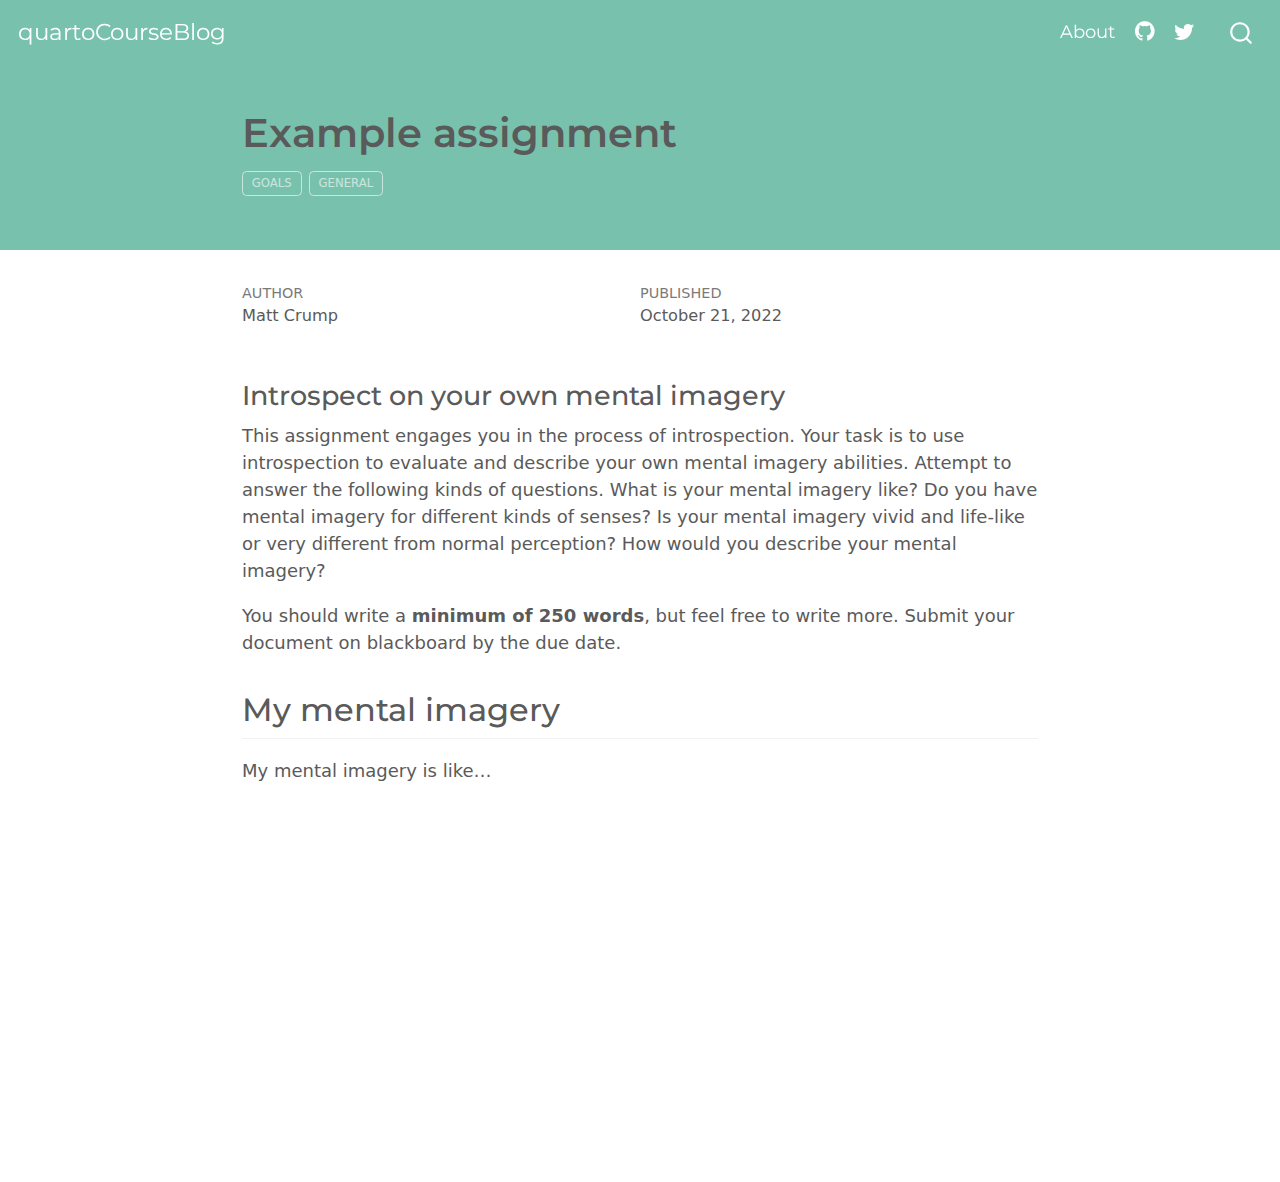
<file: docs/posts/Example_assignment/index.html>
<!DOCTYPE html>
<html xmlns="http://www.w3.org/1999/xhtml" lang="en" xml:lang="en"><head>

<meta charset="utf-8">
<meta name="generator" content="quarto-1.1.179">

<meta name="viewport" content="width=device-width, initial-scale=1.0, user-scalable=yes">

<meta name="author" content="Matt Crump">
<meta name="dcterms.date" content="2022-10-21">

<title>quartoCourseBlog - Example assignment</title>
<style>
code{white-space: pre-wrap;}
span.smallcaps{font-variant: small-caps;}
div.columns{display: flex; gap: min(4vw, 1.5em);}
div.column{flex: auto; overflow-x: auto;}
div.hanging-indent{margin-left: 1.5em; text-indent: -1.5em;}
ul.task-list{list-style: none;}
ul.task-list li input[type="checkbox"] {
  width: 0.8em;
  margin: 0 0.8em 0.2em -1.6em;
  vertical-align: middle;
}
</style>


<script src="../../site_libs/quarto-nav/quarto-nav.js"></script>
<script src="../../site_libs/quarto-nav/headroom.min.js"></script>
<script src="../../site_libs/clipboard/clipboard.min.js"></script>
<script src="../../site_libs/quarto-search/autocomplete.umd.js"></script>
<script src="../../site_libs/quarto-search/fuse.min.js"></script>
<script src="../../site_libs/quarto-search/quarto-search.js"></script>
<meta name="quarto:offset" content="../../">
<script src="../../site_libs/quarto-html/quarto.js"></script>
<script src="../../site_libs/quarto-html/popper.min.js"></script>
<script src="../../site_libs/quarto-html/tippy.umd.min.js"></script>
<script src="../../site_libs/quarto-html/anchor.min.js"></script>
<link href="../../site_libs/quarto-html/tippy.css" rel="stylesheet">
<link href="../../site_libs/quarto-html/quarto-syntax-highlighting.css" rel="stylesheet" id="quarto-text-highlighting-styles">
<script src="../../site_libs/bootstrap/bootstrap.min.js"></script>
<link href="../../site_libs/bootstrap/bootstrap-icons.css" rel="stylesheet">
<link href="../../site_libs/bootstrap/bootstrap.min.css" rel="stylesheet" id="quarto-bootstrap" data-mode="light">
<script id="quarto-search-options" type="application/json">{
  "location": "navbar",
  "copy-button": false,
  "collapse-after": 3,
  "panel-placement": "end",
  "type": "overlay",
  "limit": 20,
  "language": {
    "search-no-results-text": "No results",
    "search-matching-documents-text": "matching documents",
    "search-copy-link-title": "Copy link to search",
    "search-hide-matches-text": "Hide additional matches",
    "search-more-match-text": "more match in this document",
    "search-more-matches-text": "more matches in this document",
    "search-clear-button-title": "Clear",
    "search-detached-cancel-button-title": "Cancel",
    "search-submit-button-title": "Submit"
  }
}</script>


<link rel="stylesheet" href="../../styles.css">
</head>

<body class="nav-fixed fullcontent">

<div id="quarto-search-results"></div>
  <header id="quarto-header" class="headroom fixed-top">
    <nav class="navbar navbar-expand-lg navbar-dark ">
      <div class="navbar-container container-fluid">
      <div class="navbar-brand-container">
    <a class="navbar-brand" href="../../index.html">
    <span class="navbar-title">quartoCourseBlog</span>
    </a>
  </div>
          <button class="navbar-toggler" type="button" data-bs-toggle="collapse" data-bs-target="#navbarCollapse" aria-controls="navbarCollapse" aria-expanded="false" aria-label="Toggle navigation" onclick="if (window.quartoToggleHeadroom) { window.quartoToggleHeadroom(); }">
  <span class="navbar-toggler-icon"></span>
</button>
          <div class="collapse navbar-collapse" id="navbarCollapse">
            <ul class="navbar-nav navbar-nav-scroll ms-auto">
  <li class="nav-item">
    <a class="nav-link" href="../../about.html">About</a>
  </li>  
  <li class="nav-item compact">
    <a class="nav-link" href="https://github.com/CrumpLab/quartoCourseBlog"><i class="bi bi-github" role="img">
</i> 
 </a>
  </li>  
  <li class="nav-item compact">
    <a class="nav-link" href="https://twitter.com/MattCrumpLab"><i class="bi bi-twitter" role="img">
</i> 
 </a>
  </li>  
</ul>
              <div id="quarto-search" class="" title="Search"></div>
          </div> <!-- /navcollapse -->
      </div> <!-- /container-fluid -->
    </nav>
</header>
<!-- content -->
<header id="title-block-header" class="quarto-title-block default page-columns page-full">
  <div class="quarto-title-banner page-columns page-full">
    <div class="quarto-title column-body">
      <h1 class="title">Example assignment</h1>
                                <div class="quarto-categories">
                <div class="quarto-category">goals</div>
                <div class="quarto-category">general</div>
              </div>
                  </div>
  </div>
    
  
  <div class="quarto-title-meta">

      <div>
      <div class="quarto-title-meta-heading">Author</div>
      <div class="quarto-title-meta-contents">
               <p>Matt Crump </p>
            </div>
    </div>
      
      <div>
      <div class="quarto-title-meta-heading">Published</div>
      <div class="quarto-title-meta-contents">
        <p class="date">October 21, 2022</p>
      </div>
    </div>
      
    </div>
    
  
  </header><div id="quarto-content" class="quarto-container page-columns page-rows-contents page-layout-article page-navbar">
<!-- sidebar -->
<!-- margin-sidebar -->
    
<!-- main -->
<main class="content quarto-banner-title-block" id="quarto-document-content">




<section id="introspect-on-your-own-mental-imagery" class="level3">
<h3 class="anchored" data-anchor-id="introspect-on-your-own-mental-imagery">Introspect on your own mental imagery</h3>
<p>This assignment engages you in the process of introspection. Your task is to use introspection to evaluate and describe your own mental imagery abilities. Attempt to answer the following kinds of questions. What is your mental imagery like? Do you have mental imagery for different kinds of senses? Is your mental imagery vivid and life-like or very different from normal perception? How would you describe your mental imagery?</p>
<p>You should write a&nbsp;<strong>minimum of 250 words</strong>, but feel free to write more. Submit your document on blackboard by the due date.</p>
</section>
<section id="my-mental-imagery" class="level2">
<h2 class="anchored" data-anchor-id="my-mental-imagery">My mental imagery</h2>
<p>My mental imagery is like…</p>


</section>

</main> <!-- /main -->
<script id="quarto-html-after-body" type="application/javascript">
window.document.addEventListener("DOMContentLoaded", function (event) {
  const toggleBodyColorMode = (bsSheetEl) => {
    const mode = bsSheetEl.getAttribute("data-mode");
    const bodyEl = window.document.querySelector("body");
    if (mode === "dark") {
      bodyEl.classList.add("quarto-dark");
      bodyEl.classList.remove("quarto-light");
    } else {
      bodyEl.classList.add("quarto-light");
      bodyEl.classList.remove("quarto-dark");
    }
  }
  const toggleBodyColorPrimary = () => {
    const bsSheetEl = window.document.querySelector("link#quarto-bootstrap");
    if (bsSheetEl) {
      toggleBodyColorMode(bsSheetEl);
    }
  }
  toggleBodyColorPrimary();  
  const icon = "";
  const anchorJS = new window.AnchorJS();
  anchorJS.options = {
    placement: 'right',
    icon: icon
  };
  anchorJS.add('.anchored');
  const clipboard = new window.ClipboardJS('.code-copy-button', {
    target: function(trigger) {
      return trigger.previousElementSibling;
    }
  });
  clipboard.on('success', function(e) {
    // button target
    const button = e.trigger;
    // don't keep focus
    button.blur();
    // flash "checked"
    button.classList.add('code-copy-button-checked');
    var currentTitle = button.getAttribute("title");
    button.setAttribute("title", "Copied!");
    setTimeout(function() {
      button.setAttribute("title", currentTitle);
      button.classList.remove('code-copy-button-checked');
    }, 1000);
    // clear code selection
    e.clearSelection();
  });
  function tippyHover(el, contentFn) {
    const config = {
      allowHTML: true,
      content: contentFn,
      maxWidth: 500,
      delay: 100,
      arrow: false,
      appendTo: function(el) {
          return el.parentElement;
      },
      interactive: true,
      interactiveBorder: 10,
      theme: 'quarto',
      placement: 'bottom-start'
    };
    window.tippy(el, config); 
  }
  const noterefs = window.document.querySelectorAll('a[role="doc-noteref"]');
  for (var i=0; i<noterefs.length; i++) {
    const ref = noterefs[i];
    tippyHover(ref, function() {
      // use id or data attribute instead here
      let href = ref.getAttribute('data-footnote-href') || ref.getAttribute('href');
      try { href = new URL(href).hash; } catch {}
      const id = href.replace(/^#\/?/, "");
      const note = window.document.getElementById(id);
      return note.innerHTML;
    });
  }
  var bibliorefs = window.document.querySelectorAll('a[role="doc-biblioref"]');
  for (var i=0; i<bibliorefs.length; i++) {
    const ref = bibliorefs[i];
    const cites = ref.parentNode.getAttribute('data-cites').split(' ');
    tippyHover(ref, function() {
      var popup = window.document.createElement('div');
      cites.forEach(function(cite) {
        var citeDiv = window.document.createElement('div');
        citeDiv.classList.add('hanging-indent');
        citeDiv.classList.add('csl-entry');
        var biblioDiv = window.document.getElementById('ref-' + cite);
        if (biblioDiv) {
          citeDiv.innerHTML = biblioDiv.innerHTML;
        }
        popup.appendChild(citeDiv);
      });
      return popup.innerHTML;
    });
  }
});
</script>
</div> <!-- /content -->



</body></html>
</file>
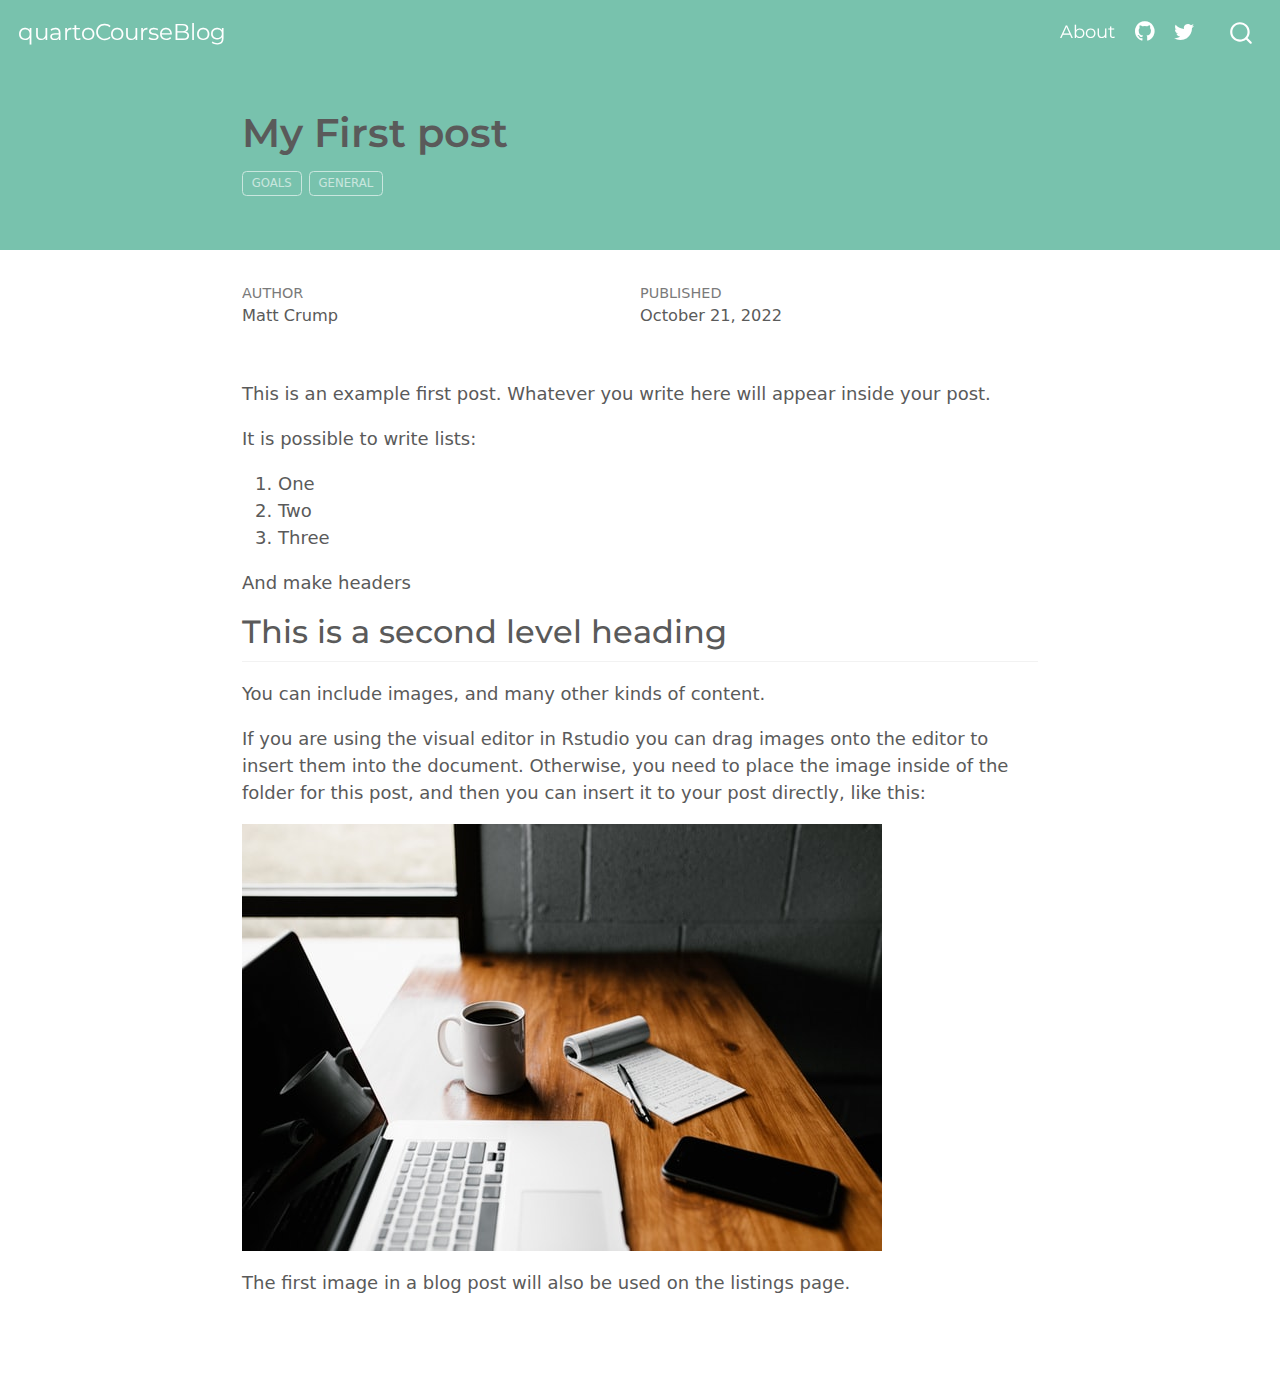
<file: docs/posts/my_first_post/index.html>
<!DOCTYPE html>
<html xmlns="http://www.w3.org/1999/xhtml" lang="en" xml:lang="en"><head>

<meta charset="utf-8">
<meta name="generator" content="quarto-1.1.179">

<meta name="viewport" content="width=device-width, initial-scale=1.0, user-scalable=yes">

<meta name="author" content="Matt Crump">
<meta name="dcterms.date" content="2022-10-21">

<title>quartoCourseBlog - My First post</title>
<style>
code{white-space: pre-wrap;}
span.smallcaps{font-variant: small-caps;}
div.columns{display: flex; gap: min(4vw, 1.5em);}
div.column{flex: auto; overflow-x: auto;}
div.hanging-indent{margin-left: 1.5em; text-indent: -1.5em;}
ul.task-list{list-style: none;}
ul.task-list li input[type="checkbox"] {
  width: 0.8em;
  margin: 0 0.8em 0.2em -1.6em;
  vertical-align: middle;
}
</style>


<script src="../../site_libs/quarto-nav/quarto-nav.js"></script>
<script src="../../site_libs/quarto-nav/headroom.min.js"></script>
<script src="../../site_libs/clipboard/clipboard.min.js"></script>
<script src="../../site_libs/quarto-search/autocomplete.umd.js"></script>
<script src="../../site_libs/quarto-search/fuse.min.js"></script>
<script src="../../site_libs/quarto-search/quarto-search.js"></script>
<meta name="quarto:offset" content="../../">
<script src="../../site_libs/quarto-html/quarto.js"></script>
<script src="../../site_libs/quarto-html/popper.min.js"></script>
<script src="../../site_libs/quarto-html/tippy.umd.min.js"></script>
<script src="../../site_libs/quarto-html/anchor.min.js"></script>
<link href="../../site_libs/quarto-html/tippy.css" rel="stylesheet">
<link href="../../site_libs/quarto-html/quarto-syntax-highlighting.css" rel="stylesheet" id="quarto-text-highlighting-styles">
<script src="../../site_libs/bootstrap/bootstrap.min.js"></script>
<link href="../../site_libs/bootstrap/bootstrap-icons.css" rel="stylesheet">
<link href="../../site_libs/bootstrap/bootstrap.min.css" rel="stylesheet" id="quarto-bootstrap" data-mode="light">
<script id="quarto-search-options" type="application/json">{
  "location": "navbar",
  "copy-button": false,
  "collapse-after": 3,
  "panel-placement": "end",
  "type": "overlay",
  "limit": 20,
  "language": {
    "search-no-results-text": "No results",
    "search-matching-documents-text": "matching documents",
    "search-copy-link-title": "Copy link to search",
    "search-hide-matches-text": "Hide additional matches",
    "search-more-match-text": "more match in this document",
    "search-more-matches-text": "more matches in this document",
    "search-clear-button-title": "Clear",
    "search-detached-cancel-button-title": "Cancel",
    "search-submit-button-title": "Submit"
  }
}</script>


<link rel="stylesheet" href="../../styles.css">
</head>

<body class="nav-fixed fullcontent">

<div id="quarto-search-results"></div>
  <header id="quarto-header" class="headroom fixed-top">
    <nav class="navbar navbar-expand-lg navbar-dark ">
      <div class="navbar-container container-fluid">
      <div class="navbar-brand-container">
    <a class="navbar-brand" href="../../index.html">
    <span class="navbar-title">quartoCourseBlog</span>
    </a>
  </div>
          <button class="navbar-toggler" type="button" data-bs-toggle="collapse" data-bs-target="#navbarCollapse" aria-controls="navbarCollapse" aria-expanded="false" aria-label="Toggle navigation" onclick="if (window.quartoToggleHeadroom) { window.quartoToggleHeadroom(); }">
  <span class="navbar-toggler-icon"></span>
</button>
          <div class="collapse navbar-collapse" id="navbarCollapse">
            <ul class="navbar-nav navbar-nav-scroll ms-auto">
  <li class="nav-item">
    <a class="nav-link" href="../../about.html">About</a>
  </li>  
  <li class="nav-item compact">
    <a class="nav-link" href="https://github.com/CrumpLab/quartoCourseBlog"><i class="bi bi-github" role="img">
</i> 
 </a>
  </li>  
  <li class="nav-item compact">
    <a class="nav-link" href="https://twitter.com/MattCrumpLab"><i class="bi bi-twitter" role="img">
</i> 
 </a>
  </li>  
</ul>
              <div id="quarto-search" class="" title="Search"></div>
          </div> <!-- /navcollapse -->
      </div> <!-- /container-fluid -->
    </nav>
</header>
<!-- content -->
<header id="title-block-header" class="quarto-title-block default page-columns page-full">
  <div class="quarto-title-banner page-columns page-full">
    <div class="quarto-title column-body">
      <h1 class="title">My First post</h1>
                                <div class="quarto-categories">
                <div class="quarto-category">goals</div>
                <div class="quarto-category">general</div>
              </div>
                  </div>
  </div>
    
  
  <div class="quarto-title-meta">

      <div>
      <div class="quarto-title-meta-heading">Author</div>
      <div class="quarto-title-meta-contents">
               <p>Matt Crump </p>
            </div>
    </div>
      
      <div>
      <div class="quarto-title-meta-heading">Published</div>
      <div class="quarto-title-meta-contents">
        <p class="date">October 21, 2022</p>
      </div>
    </div>
      
    </div>
    
  
  </header><div id="quarto-content" class="quarto-container page-columns page-rows-contents page-layout-article page-navbar">
<!-- sidebar -->
<!-- margin-sidebar -->
    
<!-- main -->
<main class="content quarto-banner-title-block" id="quarto-document-content">




<p>This is an example first post. Whatever you write here will appear inside your post.</p>
<p>It is possible to write lists:</p>
<ol type="1">
<li>One</li>
<li>Two</li>
<li>Three</li>
</ol>
<p>And make headers</p>
<section id="this-is-a-second-level-heading" class="level2">
<h2 class="anchored" data-anchor-id="this-is-a-second-level-heading">This is a second level heading</h2>
<p>You can include images, and many other kinds of content.</p>
<p>If you are using the visual editor in Rstudio you can drag images onto the editor to insert them into the document. Otherwise, you need to place the image inside of the folder for this post, and then you can insert it to your post directly, like this:</p>
<p><img src="thumbnail.jpg" class="img-fluid"></p>
<p>The first image in a blog post will also be used on the listings page.</p>


</section>

</main> <!-- /main -->
<script id="quarto-html-after-body" type="application/javascript">
window.document.addEventListener("DOMContentLoaded", function (event) {
  const toggleBodyColorMode = (bsSheetEl) => {
    const mode = bsSheetEl.getAttribute("data-mode");
    const bodyEl = window.document.querySelector("body");
    if (mode === "dark") {
      bodyEl.classList.add("quarto-dark");
      bodyEl.classList.remove("quarto-light");
    } else {
      bodyEl.classList.add("quarto-light");
      bodyEl.classList.remove("quarto-dark");
    }
  }
  const toggleBodyColorPrimary = () => {
    const bsSheetEl = window.document.querySelector("link#quarto-bootstrap");
    if (bsSheetEl) {
      toggleBodyColorMode(bsSheetEl);
    }
  }
  toggleBodyColorPrimary();  
  const icon = "";
  const anchorJS = new window.AnchorJS();
  anchorJS.options = {
    placement: 'right',
    icon: icon
  };
  anchorJS.add('.anchored');
  const clipboard = new window.ClipboardJS('.code-copy-button', {
    target: function(trigger) {
      return trigger.previousElementSibling;
    }
  });
  clipboard.on('success', function(e) {
    // button target
    const button = e.trigger;
    // don't keep focus
    button.blur();
    // flash "checked"
    button.classList.add('code-copy-button-checked');
    var currentTitle = button.getAttribute("title");
    button.setAttribute("title", "Copied!");
    setTimeout(function() {
      button.setAttribute("title", currentTitle);
      button.classList.remove('code-copy-button-checked');
    }, 1000);
    // clear code selection
    e.clearSelection();
  });
  function tippyHover(el, contentFn) {
    const config = {
      allowHTML: true,
      content: contentFn,
      maxWidth: 500,
      delay: 100,
      arrow: false,
      appendTo: function(el) {
          return el.parentElement;
      },
      interactive: true,
      interactiveBorder: 10,
      theme: 'quarto',
      placement: 'bottom-start'
    };
    window.tippy(el, config); 
  }
  const noterefs = window.document.querySelectorAll('a[role="doc-noteref"]');
  for (var i=0; i<noterefs.length; i++) {
    const ref = noterefs[i];
    tippyHover(ref, function() {
      // use id or data attribute instead here
      let href = ref.getAttribute('data-footnote-href') || ref.getAttribute('href');
      try { href = new URL(href).hash; } catch {}
      const id = href.replace(/^#\/?/, "");
      const note = window.document.getElementById(id);
      return note.innerHTML;
    });
  }
  var bibliorefs = window.document.querySelectorAll('a[role="doc-biblioref"]');
  for (var i=0; i<bibliorefs.length; i++) {
    const ref = bibliorefs[i];
    const cites = ref.parentNode.getAttribute('data-cites').split(' ');
    tippyHover(ref, function() {
      var popup = window.document.createElement('div');
      cites.forEach(function(cite) {
        var citeDiv = window.document.createElement('div');
        citeDiv.classList.add('hanging-indent');
        citeDiv.classList.add('csl-entry');
        var biblioDiv = window.document.getElementById('ref-' + cite);
        if (biblioDiv) {
          citeDiv.innerHTML = biblioDiv.innerHTML;
        }
        popup.appendChild(citeDiv);
      });
      return popup.innerHTML;
    });
  }
});
</script>
</div> <!-- /content -->



</body></html>
</file>
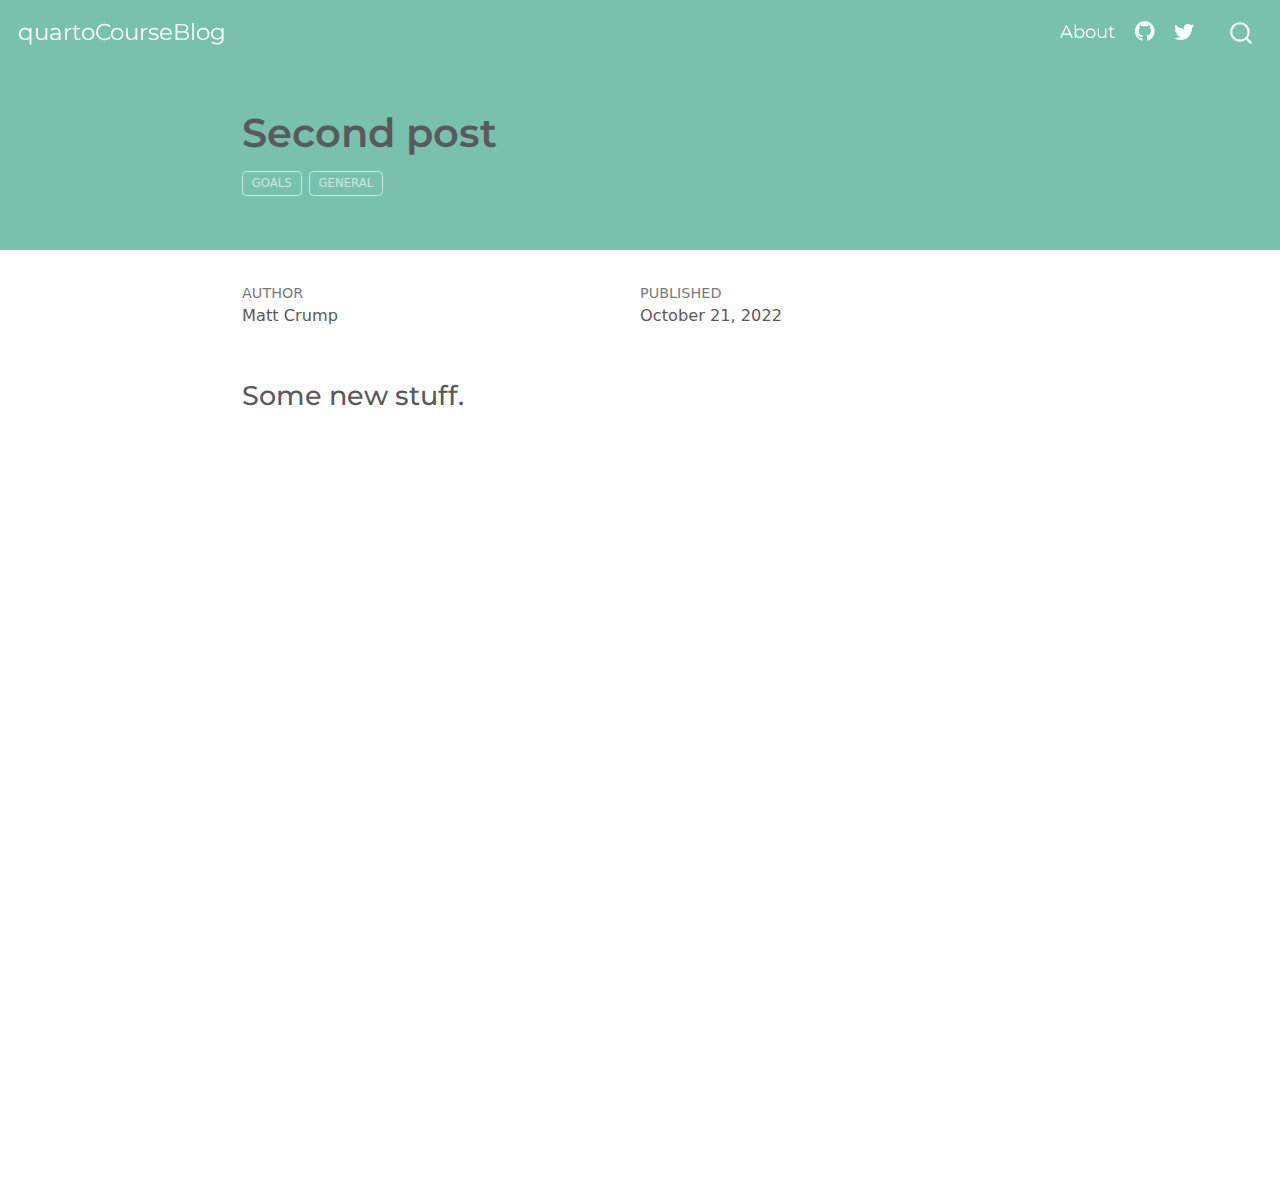
<file: docs/posts/second_post/index.html>
<!DOCTYPE html>
<html xmlns="http://www.w3.org/1999/xhtml" lang="en" xml:lang="en"><head>

<meta charset="utf-8">
<meta name="generator" content="quarto-1.1.179">

<meta name="viewport" content="width=device-width, initial-scale=1.0, user-scalable=yes">

<meta name="author" content="Matt Crump">
<meta name="dcterms.date" content="2022-10-21">

<title>quartoCourseBlog - Second post</title>
<style>
code{white-space: pre-wrap;}
span.smallcaps{font-variant: small-caps;}
div.columns{display: flex; gap: min(4vw, 1.5em);}
div.column{flex: auto; overflow-x: auto;}
div.hanging-indent{margin-left: 1.5em; text-indent: -1.5em;}
ul.task-list{list-style: none;}
ul.task-list li input[type="checkbox"] {
  width: 0.8em;
  margin: 0 0.8em 0.2em -1.6em;
  vertical-align: middle;
}
</style>


<script src="../../site_libs/quarto-nav/quarto-nav.js"></script>
<script src="../../site_libs/quarto-nav/headroom.min.js"></script>
<script src="../../site_libs/clipboard/clipboard.min.js"></script>
<script src="../../site_libs/quarto-search/autocomplete.umd.js"></script>
<script src="../../site_libs/quarto-search/fuse.min.js"></script>
<script src="../../site_libs/quarto-search/quarto-search.js"></script>
<meta name="quarto:offset" content="../../">
<script src="../../site_libs/quarto-html/quarto.js"></script>
<script src="../../site_libs/quarto-html/popper.min.js"></script>
<script src="../../site_libs/quarto-html/tippy.umd.min.js"></script>
<script src="../../site_libs/quarto-html/anchor.min.js"></script>
<link href="../../site_libs/quarto-html/tippy.css" rel="stylesheet">
<link href="../../site_libs/quarto-html/quarto-syntax-highlighting.css" rel="stylesheet" id="quarto-text-highlighting-styles">
<script src="../../site_libs/bootstrap/bootstrap.min.js"></script>
<link href="../../site_libs/bootstrap/bootstrap-icons.css" rel="stylesheet">
<link href="../../site_libs/bootstrap/bootstrap.min.css" rel="stylesheet" id="quarto-bootstrap" data-mode="light">
<script id="quarto-search-options" type="application/json">{
  "location": "navbar",
  "copy-button": false,
  "collapse-after": 3,
  "panel-placement": "end",
  "type": "overlay",
  "limit": 20,
  "language": {
    "search-no-results-text": "No results",
    "search-matching-documents-text": "matching documents",
    "search-copy-link-title": "Copy link to search",
    "search-hide-matches-text": "Hide additional matches",
    "search-more-match-text": "more match in this document",
    "search-more-matches-text": "more matches in this document",
    "search-clear-button-title": "Clear",
    "search-detached-cancel-button-title": "Cancel",
    "search-submit-button-title": "Submit"
  }
}</script>


<link rel="stylesheet" href="../../styles.css">
</head>

<body class="nav-fixed fullcontent">

<div id="quarto-search-results"></div>
  <header id="quarto-header" class="headroom fixed-top">
    <nav class="navbar navbar-expand-lg navbar-dark ">
      <div class="navbar-container container-fluid">
      <div class="navbar-brand-container">
    <a class="navbar-brand" href="../../index.html">
    <span class="navbar-title">quartoCourseBlog</span>
    </a>
  </div>
          <button class="navbar-toggler" type="button" data-bs-toggle="collapse" data-bs-target="#navbarCollapse" aria-controls="navbarCollapse" aria-expanded="false" aria-label="Toggle navigation" onclick="if (window.quartoToggleHeadroom) { window.quartoToggleHeadroom(); }">
  <span class="navbar-toggler-icon"></span>
</button>
          <div class="collapse navbar-collapse" id="navbarCollapse">
            <ul class="navbar-nav navbar-nav-scroll ms-auto">
  <li class="nav-item">
    <a class="nav-link" href="../../about.html">About</a>
  </li>  
  <li class="nav-item compact">
    <a class="nav-link" href="https://github.com/CrumpLab/quartoCourseBlog"><i class="bi bi-github" role="img">
</i> 
 </a>
  </li>  
  <li class="nav-item compact">
    <a class="nav-link" href="https://twitter.com/MattCrumpLab"><i class="bi bi-twitter" role="img">
</i> 
 </a>
  </li>  
</ul>
              <div id="quarto-search" class="" title="Search"></div>
          </div> <!-- /navcollapse -->
      </div> <!-- /container-fluid -->
    </nav>
</header>
<!-- content -->
<header id="title-block-header" class="quarto-title-block default page-columns page-full">
  <div class="quarto-title-banner page-columns page-full">
    <div class="quarto-title column-body">
      <h1 class="title">Second post</h1>
                                <div class="quarto-categories">
                <div class="quarto-category">goals</div>
                <div class="quarto-category">general</div>
              </div>
                  </div>
  </div>
    
  
  <div class="quarto-title-meta">

      <div>
      <div class="quarto-title-meta-heading">Author</div>
      <div class="quarto-title-meta-contents">
               <p>Matt Crump </p>
            </div>
    </div>
      
      <div>
      <div class="quarto-title-meta-heading">Published</div>
      <div class="quarto-title-meta-contents">
        <p class="date">October 21, 2022</p>
      </div>
    </div>
      
    </div>
    
  
  </header><div id="quarto-content" class="quarto-container page-columns page-rows-contents page-layout-article page-navbar">
<!-- sidebar -->
<!-- margin-sidebar -->
    
<!-- main -->
<main class="content quarto-banner-title-block" id="quarto-document-content">




<section id="some-new-stuff." class="level3">
<h3 class="anchored" data-anchor-id="some-new-stuff.">Some new stuff.</h3>


</section>

</main> <!-- /main -->
<script id="quarto-html-after-body" type="application/javascript">
window.document.addEventListener("DOMContentLoaded", function (event) {
  const toggleBodyColorMode = (bsSheetEl) => {
    const mode = bsSheetEl.getAttribute("data-mode");
    const bodyEl = window.document.querySelector("body");
    if (mode === "dark") {
      bodyEl.classList.add("quarto-dark");
      bodyEl.classList.remove("quarto-light");
    } else {
      bodyEl.classList.add("quarto-light");
      bodyEl.classList.remove("quarto-dark");
    }
  }
  const toggleBodyColorPrimary = () => {
    const bsSheetEl = window.document.querySelector("link#quarto-bootstrap");
    if (bsSheetEl) {
      toggleBodyColorMode(bsSheetEl);
    }
  }
  toggleBodyColorPrimary();  
  const icon = "";
  const anchorJS = new window.AnchorJS();
  anchorJS.options = {
    placement: 'right',
    icon: icon
  };
  anchorJS.add('.anchored');
  const clipboard = new window.ClipboardJS('.code-copy-button', {
    target: function(trigger) {
      return trigger.previousElementSibling;
    }
  });
  clipboard.on('success', function(e) {
    // button target
    const button = e.trigger;
    // don't keep focus
    button.blur();
    // flash "checked"
    button.classList.add('code-copy-button-checked');
    var currentTitle = button.getAttribute("title");
    button.setAttribute("title", "Copied!");
    setTimeout(function() {
      button.setAttribute("title", currentTitle);
      button.classList.remove('code-copy-button-checked');
    }, 1000);
    // clear code selection
    e.clearSelection();
  });
  function tippyHover(el, contentFn) {
    const config = {
      allowHTML: true,
      content: contentFn,
      maxWidth: 500,
      delay: 100,
      arrow: false,
      appendTo: function(el) {
          return el.parentElement;
      },
      interactive: true,
      interactiveBorder: 10,
      theme: 'quarto',
      placement: 'bottom-start'
    };
    window.tippy(el, config); 
  }
  const noterefs = window.document.querySelectorAll('a[role="doc-noteref"]');
  for (var i=0; i<noterefs.length; i++) {
    const ref = noterefs[i];
    tippyHover(ref, function() {
      // use id or data attribute instead here
      let href = ref.getAttribute('data-footnote-href') || ref.getAttribute('href');
      try { href = new URL(href).hash; } catch {}
      const id = href.replace(/^#\/?/, "");
      const note = window.document.getElementById(id);
      return note.innerHTML;
    });
  }
  var bibliorefs = window.document.querySelectorAll('a[role="doc-biblioref"]');
  for (var i=0; i<bibliorefs.length; i++) {
    const ref = bibliorefs[i];
    const cites = ref.parentNode.getAttribute('data-cites').split(' ');
    tippyHover(ref, function() {
      var popup = window.document.createElement('div');
      cites.forEach(function(cite) {
        var citeDiv = window.document.createElement('div');
        citeDiv.classList.add('hanging-indent');
        citeDiv.classList.add('csl-entry');
        var biblioDiv = window.document.getElementById('ref-' + cite);
        if (biblioDiv) {
          citeDiv.innerHTML = biblioDiv.innerHTML;
        }
        popup.appendChild(citeDiv);
      });
      return popup.innerHTML;
    });
  }
});
</script>
</div> <!-- /content -->



</body></html>
</file>
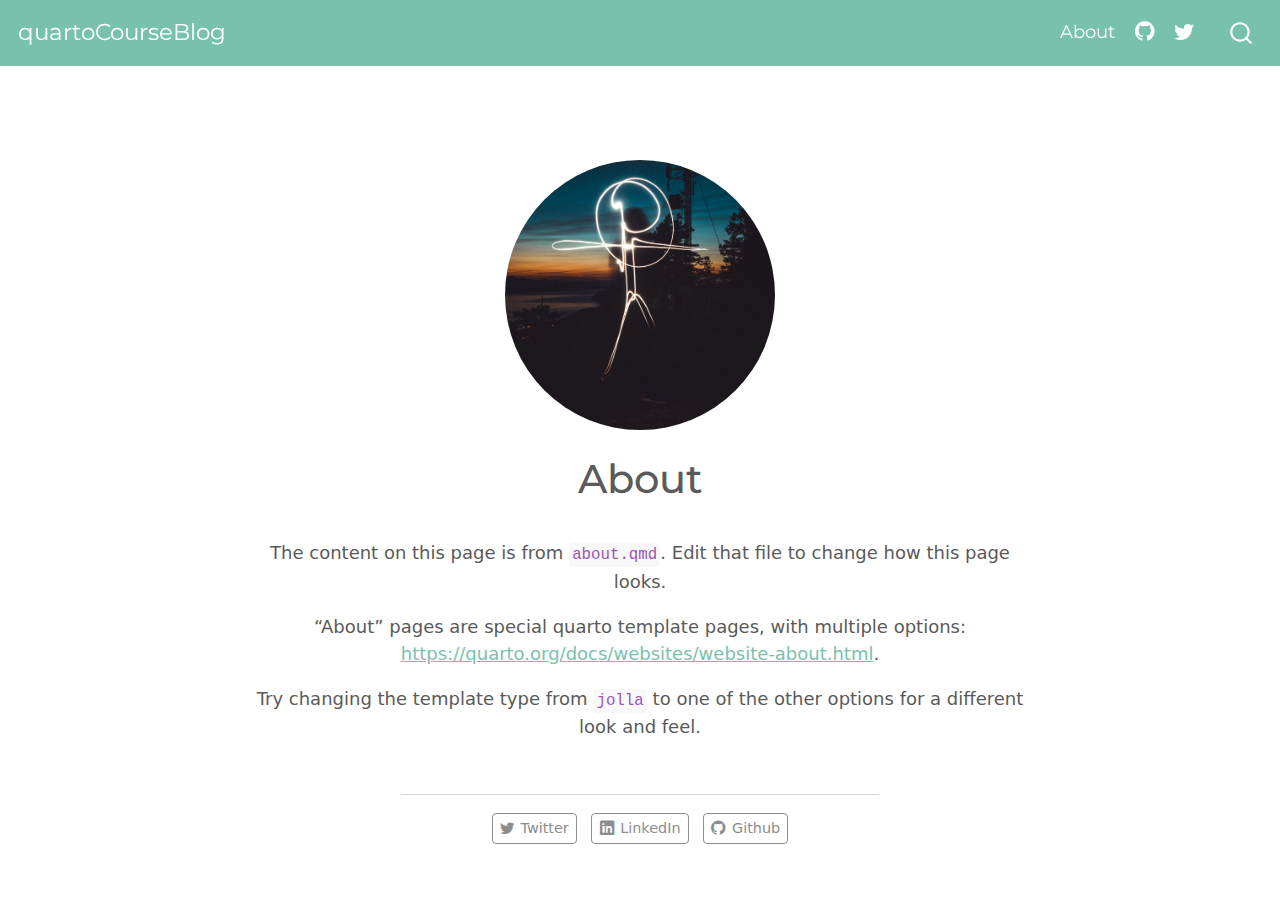
<file: docs/about.html>
<!DOCTYPE html>
<html xmlns="http://www.w3.org/1999/xhtml" lang="en" xml:lang="en"><head>

<meta charset="utf-8">
<meta name="generator" content="quarto-1.1.179">

<meta name="viewport" content="width=device-width, initial-scale=1.0, user-scalable=yes">


<title>quartoCourseBlog - About</title>
<style>
code{white-space: pre-wrap;}
span.smallcaps{font-variant: small-caps;}
div.columns{display: flex; gap: min(4vw, 1.5em);}
div.column{flex: auto; overflow-x: auto;}
div.hanging-indent{margin-left: 1.5em; text-indent: -1.5em;}
ul.task-list{list-style: none;}
ul.task-list li input[type="checkbox"] {
  width: 0.8em;
  margin: 0 0.8em 0.2em -1.6em;
  vertical-align: middle;
}
</style>


<script src="site_libs/quarto-nav/quarto-nav.js"></script>
<script src="site_libs/quarto-nav/headroom.min.js"></script>
<script src="site_libs/clipboard/clipboard.min.js"></script>
<script src="site_libs/quarto-search/autocomplete.umd.js"></script>
<script src="site_libs/quarto-search/fuse.min.js"></script>
<script src="site_libs/quarto-search/quarto-search.js"></script>
<meta name="quarto:offset" content="./">
<script src="site_libs/quarto-html/quarto.js"></script>
<script src="site_libs/quarto-html/popper.min.js"></script>
<script src="site_libs/quarto-html/tippy.umd.min.js"></script>
<link href="site_libs/quarto-html/tippy.css" rel="stylesheet">
<link href="site_libs/quarto-html/quarto-syntax-highlighting.css" rel="stylesheet" id="quarto-text-highlighting-styles">
<script src="site_libs/bootstrap/bootstrap.min.js"></script>
<link href="site_libs/bootstrap/bootstrap-icons.css" rel="stylesheet">
<link href="site_libs/bootstrap/bootstrap.min.css" rel="stylesheet" id="quarto-bootstrap" data-mode="light">
<script id="quarto-search-options" type="application/json">{
  "location": "navbar",
  "copy-button": false,
  "collapse-after": 3,
  "panel-placement": "end",
  "type": "overlay",
  "limit": 20,
  "language": {
    "search-no-results-text": "No results",
    "search-matching-documents-text": "matching documents",
    "search-copy-link-title": "Copy link to search",
    "search-hide-matches-text": "Hide additional matches",
    "search-more-match-text": "more match in this document",
    "search-more-matches-text": "more matches in this document",
    "search-clear-button-title": "Clear",
    "search-detached-cancel-button-title": "Cancel",
    "search-submit-button-title": "Submit"
  }
}</script>


<link rel="stylesheet" href="styles.css">
</head>

<body class="nav-fixed fullcontent">

<div id="quarto-search-results"></div>
  <header id="quarto-header" class="headroom fixed-top">
    <nav class="navbar navbar-expand-lg navbar-dark ">
      <div class="navbar-container container-fluid">
      <div class="navbar-brand-container">
    <a class="navbar-brand" href="./index.html">
    <span class="navbar-title">quartoCourseBlog</span>
    </a>
  </div>
          <button class="navbar-toggler" type="button" data-bs-toggle="collapse" data-bs-target="#navbarCollapse" aria-controls="navbarCollapse" aria-expanded="false" aria-label="Toggle navigation" onclick="if (window.quartoToggleHeadroom) { window.quartoToggleHeadroom(); }">
  <span class="navbar-toggler-icon"></span>
</button>
          <div class="collapse navbar-collapse" id="navbarCollapse">
            <ul class="navbar-nav navbar-nav-scroll ms-auto">
  <li class="nav-item">
    <a class="nav-link active" href="./about.html" aria-current="page">About</a>
  </li>  
  <li class="nav-item compact">
    <a class="nav-link" href="https://github.com/CrumpLab/quartoCourseBlog"><i class="bi bi-github" role="img">
</i> 
 </a>
  </li>  
  <li class="nav-item compact">
    <a class="nav-link" href="https://twitter.com/MattCrumpLab"><i class="bi bi-twitter" role="img">
</i> 
 </a>
  </li>  
</ul>
              <div id="quarto-search" class="" title="Search"></div>
          </div> <!-- /navcollapse -->
      </div> <!-- /container-fluid -->
    </nav>
</header>
<!-- content -->
<div id="quarto-content" class="quarto-container page-columns page-rows-contents page-layout-article page-navbar">
<!-- sidebar -->
<!-- margin-sidebar -->
    
<!-- main -->
<div class="quarto-about-jolla">
  <img src="profile.jpg" class="about-image
  round " style="height: 15em; width: 15em;">
 <header id="title-block-header" class="quarto-title-block default">
<div class="quarto-title">
<h1 class="title">About</h1>
</div>
<div class="quarto-title-meta">
  </div>
</header><main class="content" id="quarto-document-content">
<p>The content on this page is from <code>about.qmd</code>. Edit that file to change how this page looks.</p>
<p>“About” pages are special quarto template pages, with multiple options: <a href="https://quarto.org/docs/websites/website-about.html" class="uri">https://quarto.org/docs/websites/website-about.html</a>.</p>
<p>Try changing the template type from <code>jolla</code> to one of the other options for a different look and feel.</p>


</main> 
  <hr class="about-sep">
   <div class="about-links">
  <a href="https://twitter.com" class="about-link">
    <i class="bi bi-twitter"></i>
     <span class="about-link-text">Twitter</span>
  </a>
  <a href="https://linkedin.com" class="about-link">
    <i class="bi bi-linkedin"></i>
     <span class="about-link-text">LinkedIn</span>
  </a>
  <a href="https://github.com" class="about-link">
    <i class="bi bi-github"></i>
     <span class="about-link-text">Github</span>
  </a>
</div>
</div>
 <!-- /main -->
<script id="quarto-html-after-body" type="application/javascript">
window.document.addEventListener("DOMContentLoaded", function (event) {
  const toggleBodyColorMode = (bsSheetEl) => {
    const mode = bsSheetEl.getAttribute("data-mode");
    const bodyEl = window.document.querySelector("body");
    if (mode === "dark") {
      bodyEl.classList.add("quarto-dark");
      bodyEl.classList.remove("quarto-light");
    } else {
      bodyEl.classList.add("quarto-light");
      bodyEl.classList.remove("quarto-dark");
    }
  }
  const toggleBodyColorPrimary = () => {
    const bsSheetEl = window.document.querySelector("link#quarto-bootstrap");
    if (bsSheetEl) {
      toggleBodyColorMode(bsSheetEl);
    }
  }
  toggleBodyColorPrimary();  
  const clipboard = new window.ClipboardJS('.code-copy-button', {
    target: function(trigger) {
      return trigger.previousElementSibling;
    }
  });
  clipboard.on('success', function(e) {
    // button target
    const button = e.trigger;
    // don't keep focus
    button.blur();
    // flash "checked"
    button.classList.add('code-copy-button-checked');
    var currentTitle = button.getAttribute("title");
    button.setAttribute("title", "Copied!");
    setTimeout(function() {
      button.setAttribute("title", currentTitle);
      button.classList.remove('code-copy-button-checked');
    }, 1000);
    // clear code selection
    e.clearSelection();
  });
  function tippyHover(el, contentFn) {
    const config = {
      allowHTML: true,
      content: contentFn,
      maxWidth: 500,
      delay: 100,
      arrow: false,
      appendTo: function(el) {
          return el.parentElement;
      },
      interactive: true,
      interactiveBorder: 10,
      theme: 'quarto',
      placement: 'bottom-start'
    };
    window.tippy(el, config); 
  }
  const noterefs = window.document.querySelectorAll('a[role="doc-noteref"]');
  for (var i=0; i<noterefs.length; i++) {
    const ref = noterefs[i];
    tippyHover(ref, function() {
      // use id or data attribute instead here
      let href = ref.getAttribute('data-footnote-href') || ref.getAttribute('href');
      try { href = new URL(href).hash; } catch {}
      const id = href.replace(/^#\/?/, "");
      const note = window.document.getElementById(id);
      return note.innerHTML;
    });
  }
  var bibliorefs = window.document.querySelectorAll('a[role="doc-biblioref"]');
  for (var i=0; i<bibliorefs.length; i++) {
    const ref = bibliorefs[i];
    const cites = ref.parentNode.getAttribute('data-cites').split(' ');
    tippyHover(ref, function() {
      var popup = window.document.createElement('div');
      cites.forEach(function(cite) {
        var citeDiv = window.document.createElement('div');
        citeDiv.classList.add('hanging-indent');
        citeDiv.classList.add('csl-entry');
        var biblioDiv = window.document.getElementById('ref-' + cite);
        if (biblioDiv) {
          citeDiv.innerHTML = biblioDiv.innerHTML;
        }
        popup.appendChild(citeDiv);
      });
      return popup.innerHTML;
    });
  }
});
</script>
</div> <!-- /content -->



</body></html>
</file>
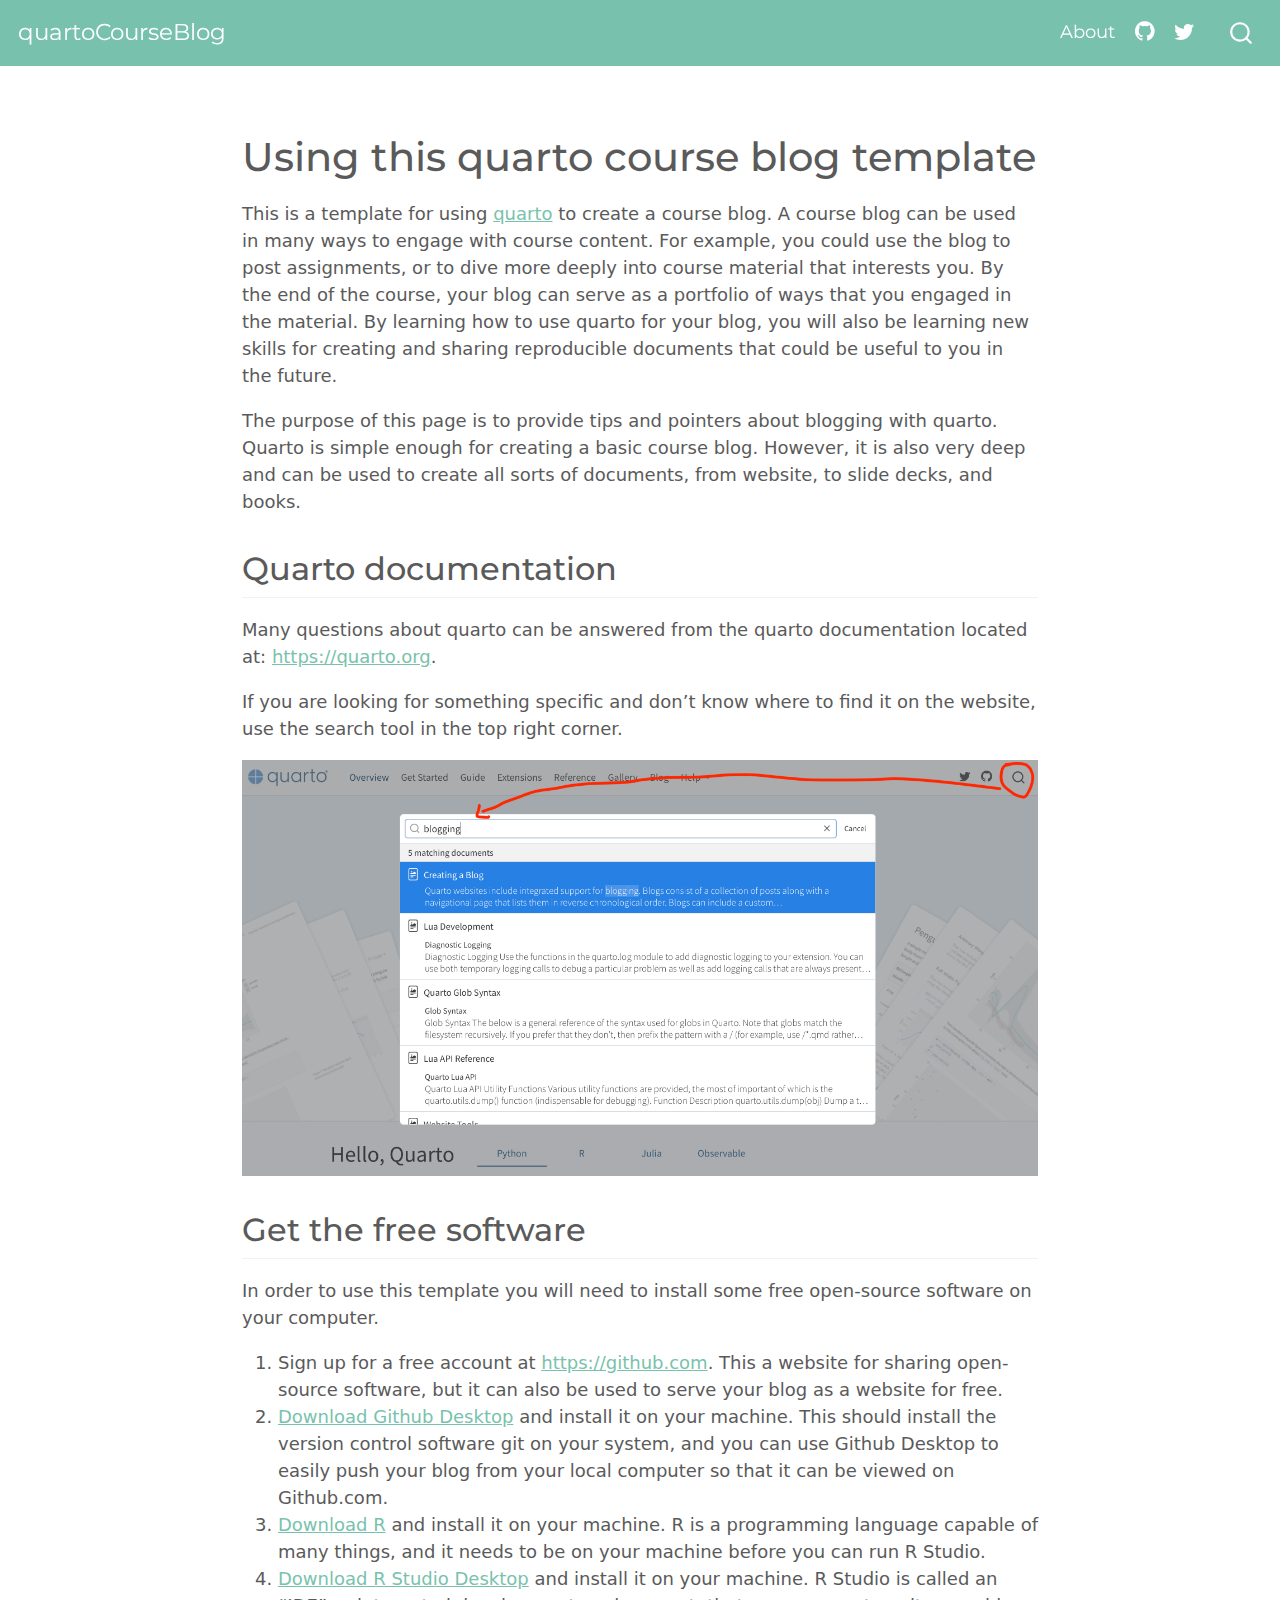
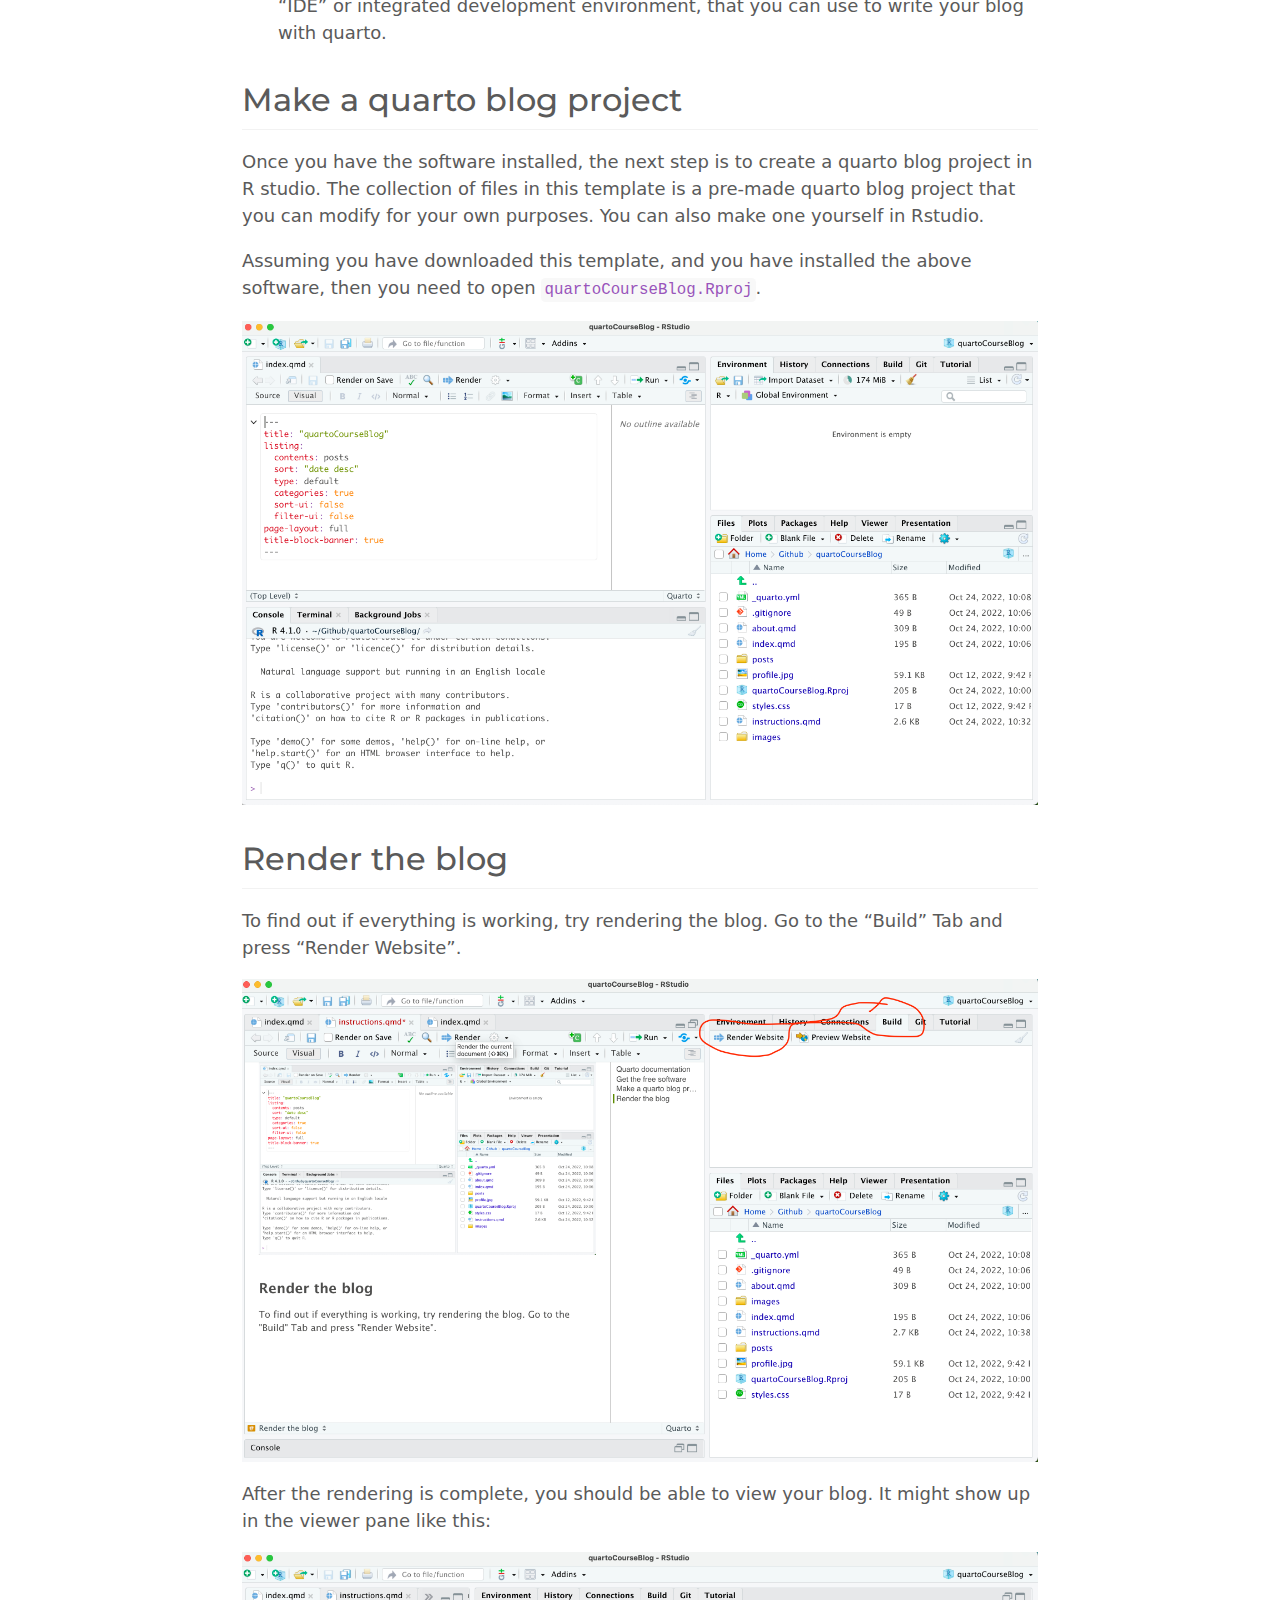
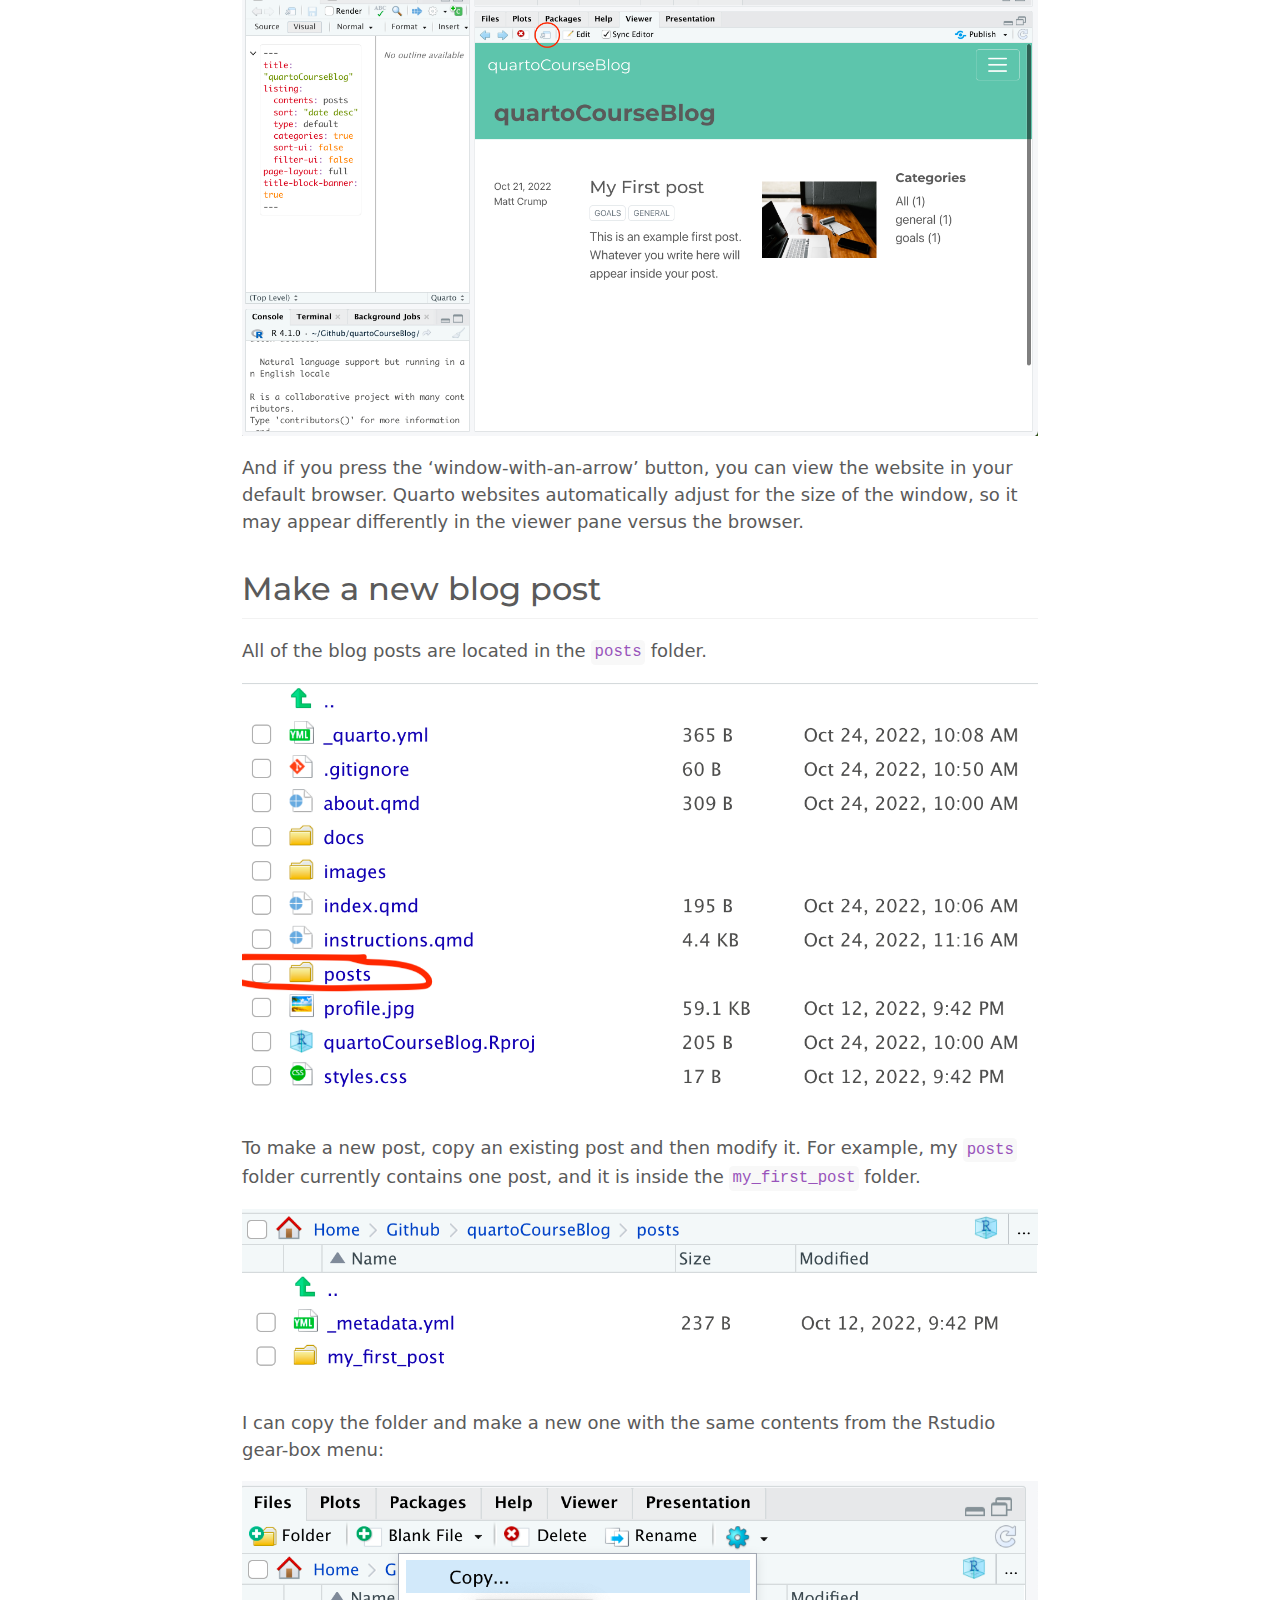
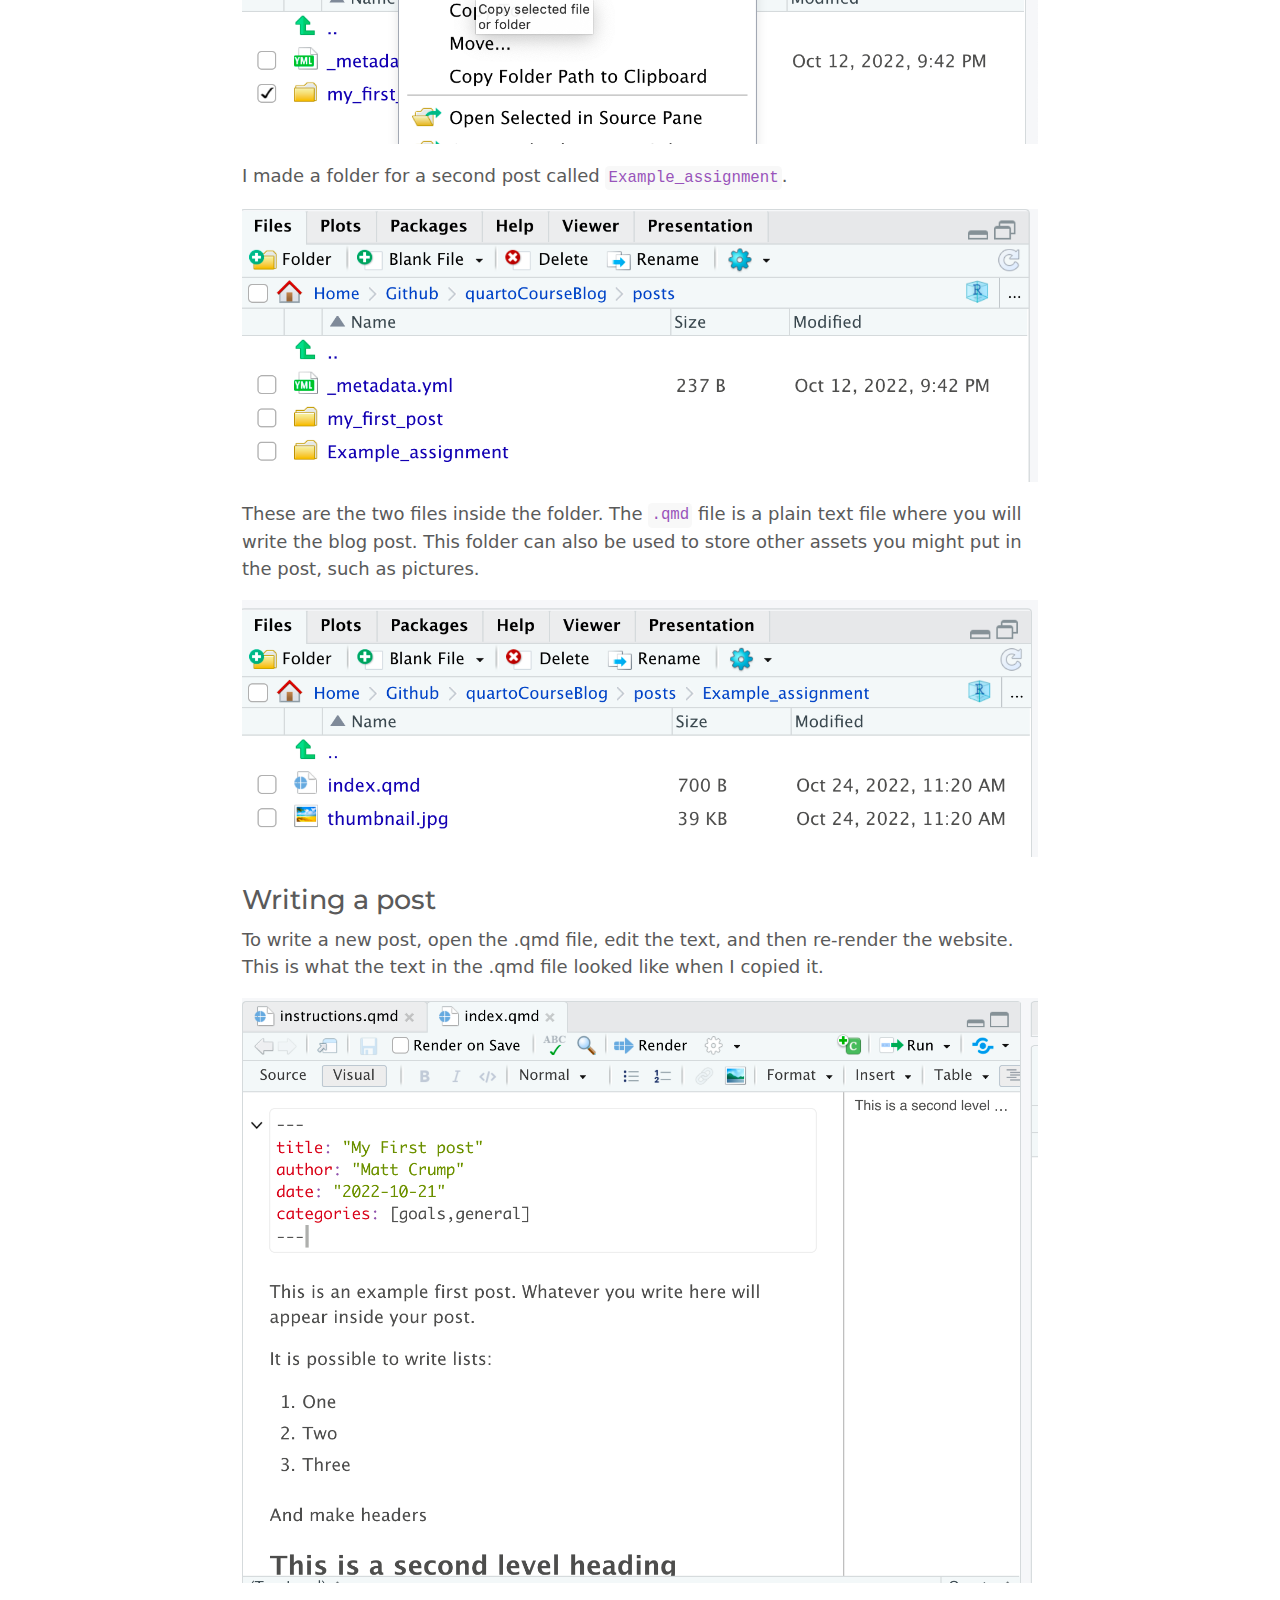
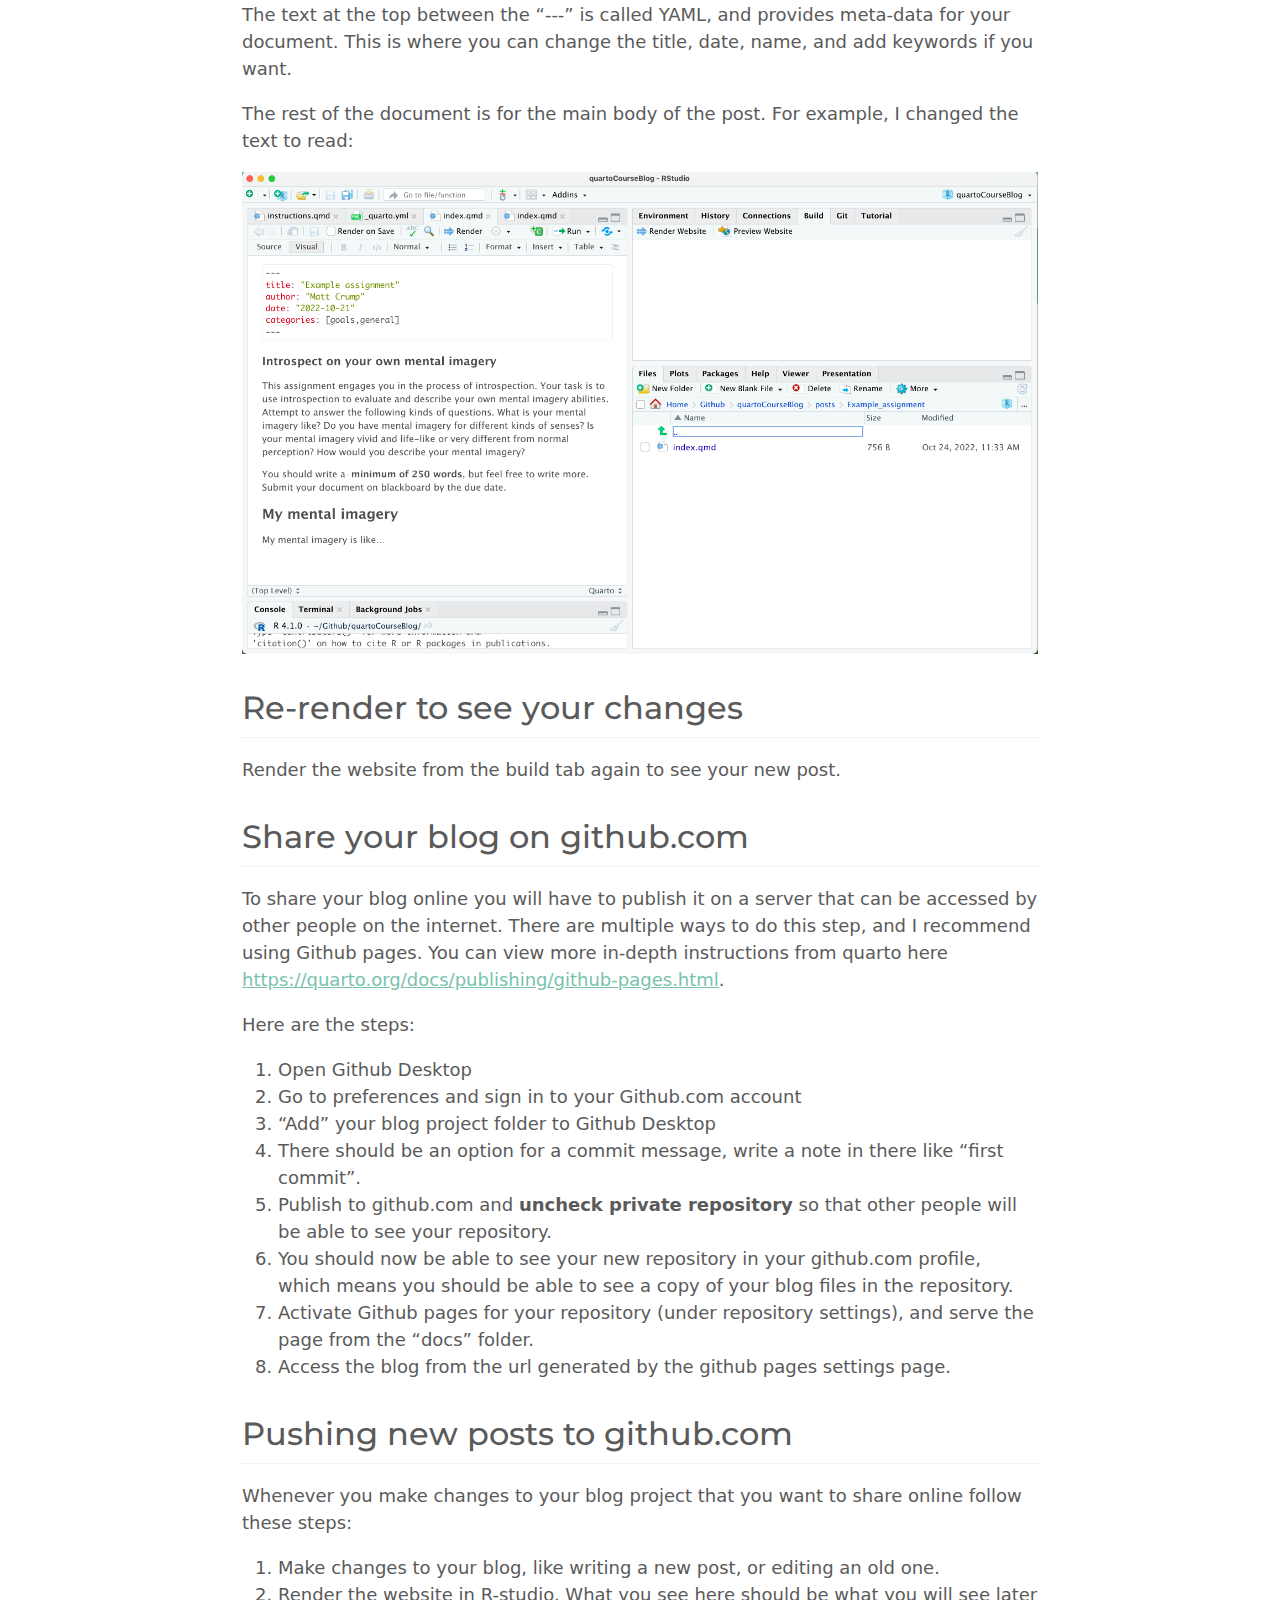
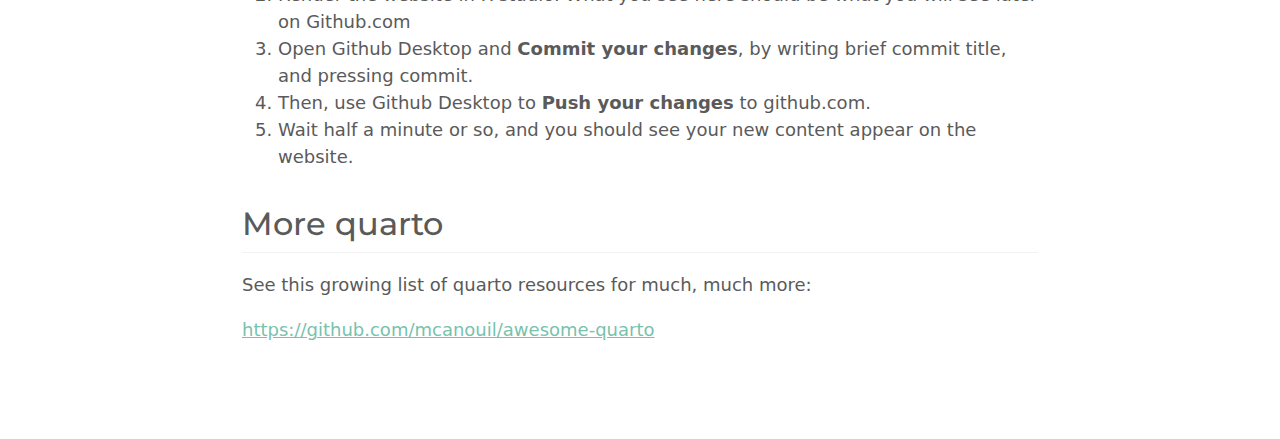
<file: docs/readme.html>
<!DOCTYPE html>
<html xmlns="http://www.w3.org/1999/xhtml" lang="en" xml:lang="en"><head>

<meta charset="utf-8">
<meta name="generator" content="quarto-1.1.179">

<meta name="viewport" content="width=device-width, initial-scale=1.0, user-scalable=yes">


<title>quartoCourseBlog – readme</title>
<style>
code{white-space: pre-wrap;}
span.smallcaps{font-variant: small-caps;}
div.columns{display: flex; gap: min(4vw, 1.5em);}
div.column{flex: auto; overflow-x: auto;}
div.hanging-indent{margin-left: 1.5em; text-indent: -1.5em;}
ul.task-list{list-style: none;}
ul.task-list li input[type="checkbox"] {
  width: 0.8em;
  margin: 0 0.8em 0.2em -1.6em;
  vertical-align: middle;
}
</style>


<script src="site_libs/quarto-nav/quarto-nav.js"></script>
<script src="site_libs/quarto-nav/headroom.min.js"></script>
<script src="site_libs/clipboard/clipboard.min.js"></script>
<script src="site_libs/quarto-search/autocomplete.umd.js"></script>
<script src="site_libs/quarto-search/fuse.min.js"></script>
<script src="site_libs/quarto-search/quarto-search.js"></script>
<meta name="quarto:offset" content="./">
<script src="site_libs/quarto-html/quarto.js"></script>
<script src="site_libs/quarto-html/popper.min.js"></script>
<script src="site_libs/quarto-html/tippy.umd.min.js"></script>
<script src="site_libs/quarto-html/anchor.min.js"></script>
<link href="site_libs/quarto-html/tippy.css" rel="stylesheet">
<link href="site_libs/quarto-html/quarto-syntax-highlighting.css" rel="stylesheet" id="quarto-text-highlighting-styles">
<script src="site_libs/bootstrap/bootstrap.min.js"></script>
<link href="site_libs/bootstrap/bootstrap-icons.css" rel="stylesheet">
<link href="site_libs/bootstrap/bootstrap.min.css" rel="stylesheet" id="quarto-bootstrap" data-mode="light">
<script id="quarto-search-options" type="application/json">{
  "location": "navbar",
  "copy-button": false,
  "collapse-after": 3,
  "panel-placement": "end",
  "type": "overlay",
  "limit": 20,
  "language": {
    "search-no-results-text": "No results",
    "search-matching-documents-text": "matching documents",
    "search-copy-link-title": "Copy link to search",
    "search-hide-matches-text": "Hide additional matches",
    "search-more-match-text": "more match in this document",
    "search-more-matches-text": "more matches in this document",
    "search-clear-button-title": "Clear",
    "search-detached-cancel-button-title": "Cancel",
    "search-submit-button-title": "Submit"
  }
}</script>


<link rel="stylesheet" href="styles.css">
</head>

<body class="nav-fixed fullcontent">

<div id="quarto-search-results"></div>
  <header id="quarto-header" class="headroom fixed-top">
    <nav class="navbar navbar-expand-lg navbar-dark ">
      <div class="navbar-container container-fluid">
      <div class="navbar-brand-container">
    <a class="navbar-brand" href="./index.html">
    <span class="navbar-title">quartoCourseBlog</span>
    </a>
  </div>
          <button class="navbar-toggler" type="button" data-bs-toggle="collapse" data-bs-target="#navbarCollapse" aria-controls="navbarCollapse" aria-expanded="false" aria-label="Toggle navigation" onclick="if (window.quartoToggleHeadroom) { window.quartoToggleHeadroom(); }">
  <span class="navbar-toggler-icon"></span>
</button>
          <div class="collapse navbar-collapse" id="navbarCollapse">
            <ul class="navbar-nav navbar-nav-scroll ms-auto">
  <li class="nav-item">
    <a class="nav-link" href="./about.html">About</a>
  </li>  
  <li class="nav-item compact">
    <a class="nav-link" href="https://github.com/CrumpLab/quartoCourseBlog"><i class="bi bi-github" role="img">
</i> 
 </a>
  </li>  
  <li class="nav-item compact">
    <a class="nav-link" href="https://twitter.com/MattCrumpLab"><i class="bi bi-twitter" role="img">
</i> 
 </a>
  </li>  
</ul>
              <div id="quarto-search" class="" title="Search"></div>
          </div> <!-- /navcollapse -->
      </div> <!-- /container-fluid -->
    </nav>
</header>
<!-- content -->
<div id="quarto-content" class="quarto-container page-columns page-rows-contents page-layout-article page-navbar">
<!-- sidebar -->
<!-- margin-sidebar -->
    
<!-- main -->
<main class="content" id="quarto-document-content">



<section id="using-this-quarto-course-blog-template" class="level1">
<h1>Using this quarto course blog template</h1>
<p>This is a template for using <a href="https://quarto.org">quarto</a> to create a course blog. A course blog can be used in many ways to engage with course content. For example, you could use the blog to post assignments, or to dive more deeply into course material that interests you. By the end of the course, your blog can serve as a portfolio of ways that you engaged in the material. By learning how to use quarto for your blog, you will also be learning new skills for creating and sharing reproducible documents that could be useful to you in the future.</p>
<p>The purpose of this page is to provide tips and pointers about blogging with quarto. Quarto is simple enough for creating a basic course blog. However, it is also very deep and can be used to create all sorts of documents, from website, to slide decks, and books.</p>
<section id="quarto-documentation" class="level2">
<h2 class="anchored" data-anchor-id="quarto-documentation">Quarto documentation</h2>
<p>Many questions about quarto can be answered from the quarto documentation located at: <a href="https://quarto.org" class="uri">https://quarto.org</a>.</p>
<p>If you are looking for something specific and don’t know where to find it on the website, use the search tool in the top right corner.</p>
<p><img src="images/Screen%20Shot%202022-10-24%20at%2010.23.46%20AM.png" class="img-fluid"></p>
</section>
<section id="get-the-free-software" class="level2">
<h2 class="anchored" data-anchor-id="get-the-free-software">Get the free software</h2>
<p>In order to use this template you will need to install some free open-source software on your computer.</p>
<ol type="1">
<li>Sign up for a free account at <a href="https://github.com" class="uri">https://github.com</a>. This a website for sharing open-source software, but it can also be used to serve your blog as a website for free.</li>
<li><a href="https://desktop.github.com">Download Github Desktop</a> and install it on your machine. This should install the version control software git on your system, and you can use Github Desktop to easily push your blog from your local computer so that it can be viewed on Github.com.</li>
<li><a href="https://cran.rstudio.com">Download R</a> and install it on your machine. R is a programming language capable of many things, and it needs to be on your machine before you can run R Studio.</li>
<li><a href="https://www.rstudio.com/products/rstudio/download/#download">Download R Studio Desktop</a> and install it on your machine. R Studio is called an “IDE” or integrated development environment, that you can use to write your blog with quarto.</li>
</ol>
</section>
<section id="make-a-quarto-blog-project" class="level2">
<h2 class="anchored" data-anchor-id="make-a-quarto-blog-project">Make a quarto blog project</h2>
<p>Once you have the software installed, the next step is to create a quarto blog project in R studio. The collection of files in this template is a pre-made quarto blog project that you can modify for your own purposes. You can also make one yourself in Rstudio.</p>
<p>Assuming you have downloaded this template, and you have installed the above software, then you need to open <code>quartoCourseBlog.Rproj</code>.</p>
<p><img src="images/Screen%20Shot%202022-10-24%20at%2010.33.12%20AM.png" class="img-fluid"></p>
</section>
<section id="render-the-blog" class="level2">
<h2 class="anchored" data-anchor-id="render-the-blog">Render the blog</h2>
<p>To find out if everything is working, try rendering the blog. Go to the “Build” Tab and press “Render Website”.</p>
<p><img src="images/Screen%20Shot%202022-10-24%20at%2010.49.05%20AM.png" class="img-fluid"></p>
<p>After the rendering is complete, you should be able to view your blog. It might show up in the viewer pane like this:</p>
<p><img src="images/Screen%20Shot%202022-10-24%20at%2010.50.33%20AM.png" class="img-fluid"></p>
<p>And if you press the ‘window-with-an-arrow’ button, you can view the website in your default browser. Quarto websites automatically adjust for the size of the window, so it may appear differently in the viewer pane versus the browser.</p>
</section>
<section id="make-a-new-blog-post" class="level2">
<h2 class="anchored" data-anchor-id="make-a-new-blog-post">Make a new blog post</h2>
<p>All of the blog posts are located in the <code>posts</code> folder.</p>
<p><img src="images/Screen%20Shot%202022-10-24%20at%2011.17.30%20AM.png" class="img-fluid"></p>
<p>To make a new post, copy an existing post and then modify it. For example, my <code>posts</code> folder currently contains one post, and it is inside the <code>my_first_post</code> folder.</p>
<p><img src="images/Screen%20Shot%202022-10-24%20at%2011.19.22%20AM.png" class="img-fluid"></p>
<p>I can copy the folder and make a new one with the same contents from the Rstudio gear-box menu:</p>
<p><img src="images/Screen%20Shot%202022-10-24%20at%2011.20.10%20AM.png" class="img-fluid"></p>
<p>I made a folder for a second post called <code>Example_assignment</code>.</p>
<p><img src="images/Screen%20Shot%202022-10-24%20at%2011.22.43%20AM.png" class="img-fluid"></p>
<p>These are the two files inside the folder. The <code>.qmd</code> file is a plain text file where you will write the blog post. This folder can also be used to store other assets you might put in the post, such as pictures.</p>
<p><img src="images/Screen%20Shot%202022-10-24%20at%2011.23.02%20AM.png" class="img-fluid"></p>
<section id="writing-a-post" class="level3">
<h3 class="anchored" data-anchor-id="writing-a-post">Writing a post</h3>
<p>To write a new post, open the .qmd file, edit the text, and then re-render the website. This is what the text in the .qmd file looked like when I copied it.</p>
<p><img src="images/Screen%20Shot%202022-10-24%20at%2011.29.18%20AM.png" class="img-fluid"></p>
<p>The text at the top between the “---” is called YAML, and provides meta-data for your document. This is where you can change the title, date, name, and add keywords if you want.</p>
<p>The rest of the document is for the main body of the post. For example, I changed the text to read:</p>
<p><img src="images/Screen%20Shot%202022-10-24%20at%2011.39.27%20AM.png" class="img-fluid"></p>
</section>
</section>
<section id="re-render-to-see-your-changes" class="level2">
<h2 class="anchored" data-anchor-id="re-render-to-see-your-changes">Re-render to see your changes</h2>
<p>Render the website from the build tab again to see your new post.</p>
</section>
<section id="share-your-blog-on-github.com" class="level2">
<h2 class="anchored" data-anchor-id="share-your-blog-on-github.com">Share your blog on github.com</h2>
<p>To share your blog online you will have to publish it on a server that can be accessed by other people on the internet. There are multiple ways to do this step, and I recommend using Github pages. You can view more in-depth instructions from quarto here <a href="https://quarto.org/docs/publishing/github-pages.html" class="uri">https://quarto.org/docs/publishing/github-pages.html</a>.</p>
<p>Here are the steps:</p>
<ol type="1">
<li>Open Github Desktop</li>
<li>Go to preferences and sign in to your Github.com account</li>
<li>“Add” your blog project folder to Github Desktop</li>
<li>There should be an option for a commit message, write a note in there like “first commit”.</li>
<li>Publish to github.com and <strong>uncheck private repository</strong> so that other people will be able to see your repository.</li>
<li>You should now be able to see your new repository in your github.com profile, which means you should be able to see a copy of your blog files in the repository.</li>
<li>Activate Github pages for your repository (under repository settings), and serve the page from the “docs” folder.</li>
<li>Access the blog from the url generated by the github pages settings page.</li>
</ol>
</section>
<section id="pushing-new-posts-to-github.com" class="level2">
<h2 class="anchored" data-anchor-id="pushing-new-posts-to-github.com">Pushing new posts to github.com</h2>
<p>Whenever you make changes to your blog project that you want to share online follow these steps:</p>
<ol type="1">
<li>Make changes to your blog, like writing a new post, or editing an old one.</li>
<li>Render the website in R-studio. What you see here should be what you will see later on Github.com</li>
<li>Open Github Desktop and <strong>Commit your changes</strong>, by writing brief commit title, and pressing commit.</li>
<li>Then, use Github Desktop to <strong>Push your changes</strong> to github.com.</li>
<li>Wait half a minute or so, and you should see your new content appear on the website.</li>
</ol>
</section>
<section id="more-quarto" class="level2">
<h2 class="anchored" data-anchor-id="more-quarto">More quarto</h2>
<p>See this growing list of quarto resources for much, much more:</p>
<p><a href="https://github.com/mcanouil/awesome-quarto" class="uri">https://github.com/mcanouil/awesome-quarto</a></p>


</section>
</section>

</main> <!-- /main -->
<script id="quarto-html-after-body" type="application/javascript">
window.document.addEventListener("DOMContentLoaded", function (event) {
  const toggleBodyColorMode = (bsSheetEl) => {
    const mode = bsSheetEl.getAttribute("data-mode");
    const bodyEl = window.document.querySelector("body");
    if (mode === "dark") {
      bodyEl.classList.add("quarto-dark");
      bodyEl.classList.remove("quarto-light");
    } else {
      bodyEl.classList.add("quarto-light");
      bodyEl.classList.remove("quarto-dark");
    }
  }
  const toggleBodyColorPrimary = () => {
    const bsSheetEl = window.document.querySelector("link#quarto-bootstrap");
    if (bsSheetEl) {
      toggleBodyColorMode(bsSheetEl);
    }
  }
  toggleBodyColorPrimary();  
  const icon = "";
  const anchorJS = new window.AnchorJS();
  anchorJS.options = {
    placement: 'right',
    icon: icon
  };
  anchorJS.add('.anchored');
  const clipboard = new window.ClipboardJS('.code-copy-button', {
    target: function(trigger) {
      return trigger.previousElementSibling;
    }
  });
  clipboard.on('success', function(e) {
    // button target
    const button = e.trigger;
    // don't keep focus
    button.blur();
    // flash "checked"
    button.classList.add('code-copy-button-checked');
    var currentTitle = button.getAttribute("title");
    button.setAttribute("title", "Copied!");
    setTimeout(function() {
      button.setAttribute("title", currentTitle);
      button.classList.remove('code-copy-button-checked');
    }, 1000);
    // clear code selection
    e.clearSelection();
  });
  function tippyHover(el, contentFn) {
    const config = {
      allowHTML: true,
      content: contentFn,
      maxWidth: 500,
      delay: 100,
      arrow: false,
      appendTo: function(el) {
          return el.parentElement;
      },
      interactive: true,
      interactiveBorder: 10,
      theme: 'quarto',
      placement: 'bottom-start'
    };
    window.tippy(el, config); 
  }
  const noterefs = window.document.querySelectorAll('a[role="doc-noteref"]');
  for (var i=0; i<noterefs.length; i++) {
    const ref = noterefs[i];
    tippyHover(ref, function() {
      // use id or data attribute instead here
      let href = ref.getAttribute('data-footnote-href') || ref.getAttribute('href');
      try { href = new URL(href).hash; } catch {}
      const id = href.replace(/^#\/?/, "");
      const note = window.document.getElementById(id);
      return note.innerHTML;
    });
  }
  var bibliorefs = window.document.querySelectorAll('a[role="doc-biblioref"]');
  for (var i=0; i<bibliorefs.length; i++) {
    const ref = bibliorefs[i];
    const cites = ref.parentNode.getAttribute('data-cites').split(' ');
    tippyHover(ref, function() {
      var popup = window.document.createElement('div');
      cites.forEach(function(cite) {
        var citeDiv = window.document.createElement('div');
        citeDiv.classList.add('hanging-indent');
        citeDiv.classList.add('csl-entry');
        var biblioDiv = window.document.getElementById('ref-' + cite);
        if (biblioDiv) {
          citeDiv.innerHTML = biblioDiv.innerHTML;
        }
        popup.appendChild(citeDiv);
      });
      return popup.innerHTML;
    });
  }
});
</script>
</div> <!-- /content -->



</body></html>
</file>
<file: docs/site_libs/quarto-html/tippy.css>
.tippy-box[data-animation=fade][data-state=hidden]{opacity:0}[data-tippy-root]{max-width:calc(100vw - 10px)}.tippy-box{position:relative;background-color:#333;color:#fff;border-radius:4px;font-size:14px;line-height:1.4;white-space:normal;outline:0;transition-property:transform,visibility,opacity}.tippy-box[data-placement^=top]>.tippy-arrow{bottom:0}.tippy-box[data-placement^=top]>.tippy-arrow:before{bottom:-7px;left:0;border-width:8px 8px 0;border-top-color:initial;transform-origin:center top}.tippy-box[data-placement^=bottom]>.tippy-arrow{top:0}.tippy-box[data-placement^=bottom]>.tippy-arrow:before{top:-7px;left:0;border-width:0 8px 8px;border-bottom-color:initial;transform-origin:center bottom}.tippy-box[data-placement^=left]>.tippy-arrow{right:0}.tippy-box[data-placement^=left]>.tippy-arrow:before{border-width:8px 0 8px 8px;border-left-color:initial;right:-7px;transform-origin:center left}.tippy-box[data-placement^=right]>.tippy-arrow{left:0}.tippy-box[data-placement^=right]>.tippy-arrow:before{left:-7px;border-width:8px 8px 8px 0;border-right-color:initial;transform-origin:center right}.tippy-box[data-inertia][data-state=visible]{transition-timing-function:cubic-bezier(.54,1.5,.38,1.11)}.tippy-arrow{width:16px;height:16px;color:#333}.tippy-arrow:before{content:"";position:absolute;border-color:transparent;border-style:solid}.tippy-content{position:relative;padding:5px 9px;z-index:1}
</file>
<file: docs/site_libs/quarto-html/quarto-syntax-highlighting.css>
/* quarto syntax highlight colors */
:root {
  --quarto-hl-ot-color: #003B4F;
  --quarto-hl-at-color: #657422;
  --quarto-hl-ss-color: #20794D;
  --quarto-hl-an-color: #5E5E5E;
  --quarto-hl-fu-color: #4758AB;
  --quarto-hl-st-color: #20794D;
  --quarto-hl-cf-color: #003B4F;
  --quarto-hl-op-color: #5E5E5E;
  --quarto-hl-er-color: #AD0000;
  --quarto-hl-bn-color: #AD0000;
  --quarto-hl-al-color: #AD0000;
  --quarto-hl-va-color: #111111;
  --quarto-hl-bu-color: inherit;
  --quarto-hl-ex-color: inherit;
  --quarto-hl-pp-color: #AD0000;
  --quarto-hl-in-color: #5E5E5E;
  --quarto-hl-vs-color: #20794D;
  --quarto-hl-wa-color: #5E5E5E;
  --quarto-hl-do-color: #5E5E5E;
  --quarto-hl-im-color: #00769E;
  --quarto-hl-ch-color: #20794D;
  --quarto-hl-dt-color: #AD0000;
  --quarto-hl-fl-color: #AD0000;
  --quarto-hl-co-color: #5E5E5E;
  --quarto-hl-cv-color: #5E5E5E;
  --quarto-hl-cn-color: #8f5902;
  --quarto-hl-sc-color: #5E5E5E;
  --quarto-hl-dv-color: #AD0000;
  --quarto-hl-kw-color: #003B4F;
}

/* other quarto variables */
:root {
  --quarto-font-monospace: SFMono-Regular, Menlo, Monaco, Consolas, "Liberation Mono", "Courier New", monospace;
}

pre > code.sourceCode > span {
  color: #003B4F;
}

code span {
  color: #003B4F;
}

code.sourceCode > span {
  color: #003B4F;
}

div.sourceCode,
div.sourceCode pre.sourceCode {
  color: #003B4F;
}

code span.ot {
  color: #003B4F;
}

code span.at {
  color: #657422;
}

code span.ss {
  color: #20794D;
}

code span.an {
  color: #5E5E5E;
}

code span.fu {
  color: #4758AB;
}

code span.st {
  color: #20794D;
}

code span.cf {
  color: #003B4F;
}

code span.op {
  color: #5E5E5E;
}

code span.er {
  color: #AD0000;
}

code span.bn {
  color: #AD0000;
}

code span.al {
  color: #AD0000;
}

code span.va {
  color: #111111;
}

code span.pp {
  color: #AD0000;
}

code span.in {
  color: #5E5E5E;
}

code span.vs {
  color: #20794D;
}

code span.wa {
  color: #5E5E5E;
  font-style: italic;
}

code span.do {
  color: #5E5E5E;
  font-style: italic;
}

code span.im {
  color: #00769E;
}

code span.ch {
  color: #20794D;
}

code span.dt {
  color: #AD0000;
}

code span.fl {
  color: #AD0000;
}

code span.co {
  color: #5E5E5E;
}

code span.cv {
  color: #5E5E5E;
  font-style: italic;
}

code span.cn {
  color: #8f5902;
}

code span.sc {
  color: #5E5E5E;
}

code span.dv {
  color: #AD0000;
}

code span.kw {
  color: #003B4F;
}

.prevent-inlining {
  content: "</";
}

/*# sourceMappingURL=debc5d5d77c3f9108843748ff7464032.css.map */
</file>
<file: docs/styles.css>
/* css styles */
</file>
